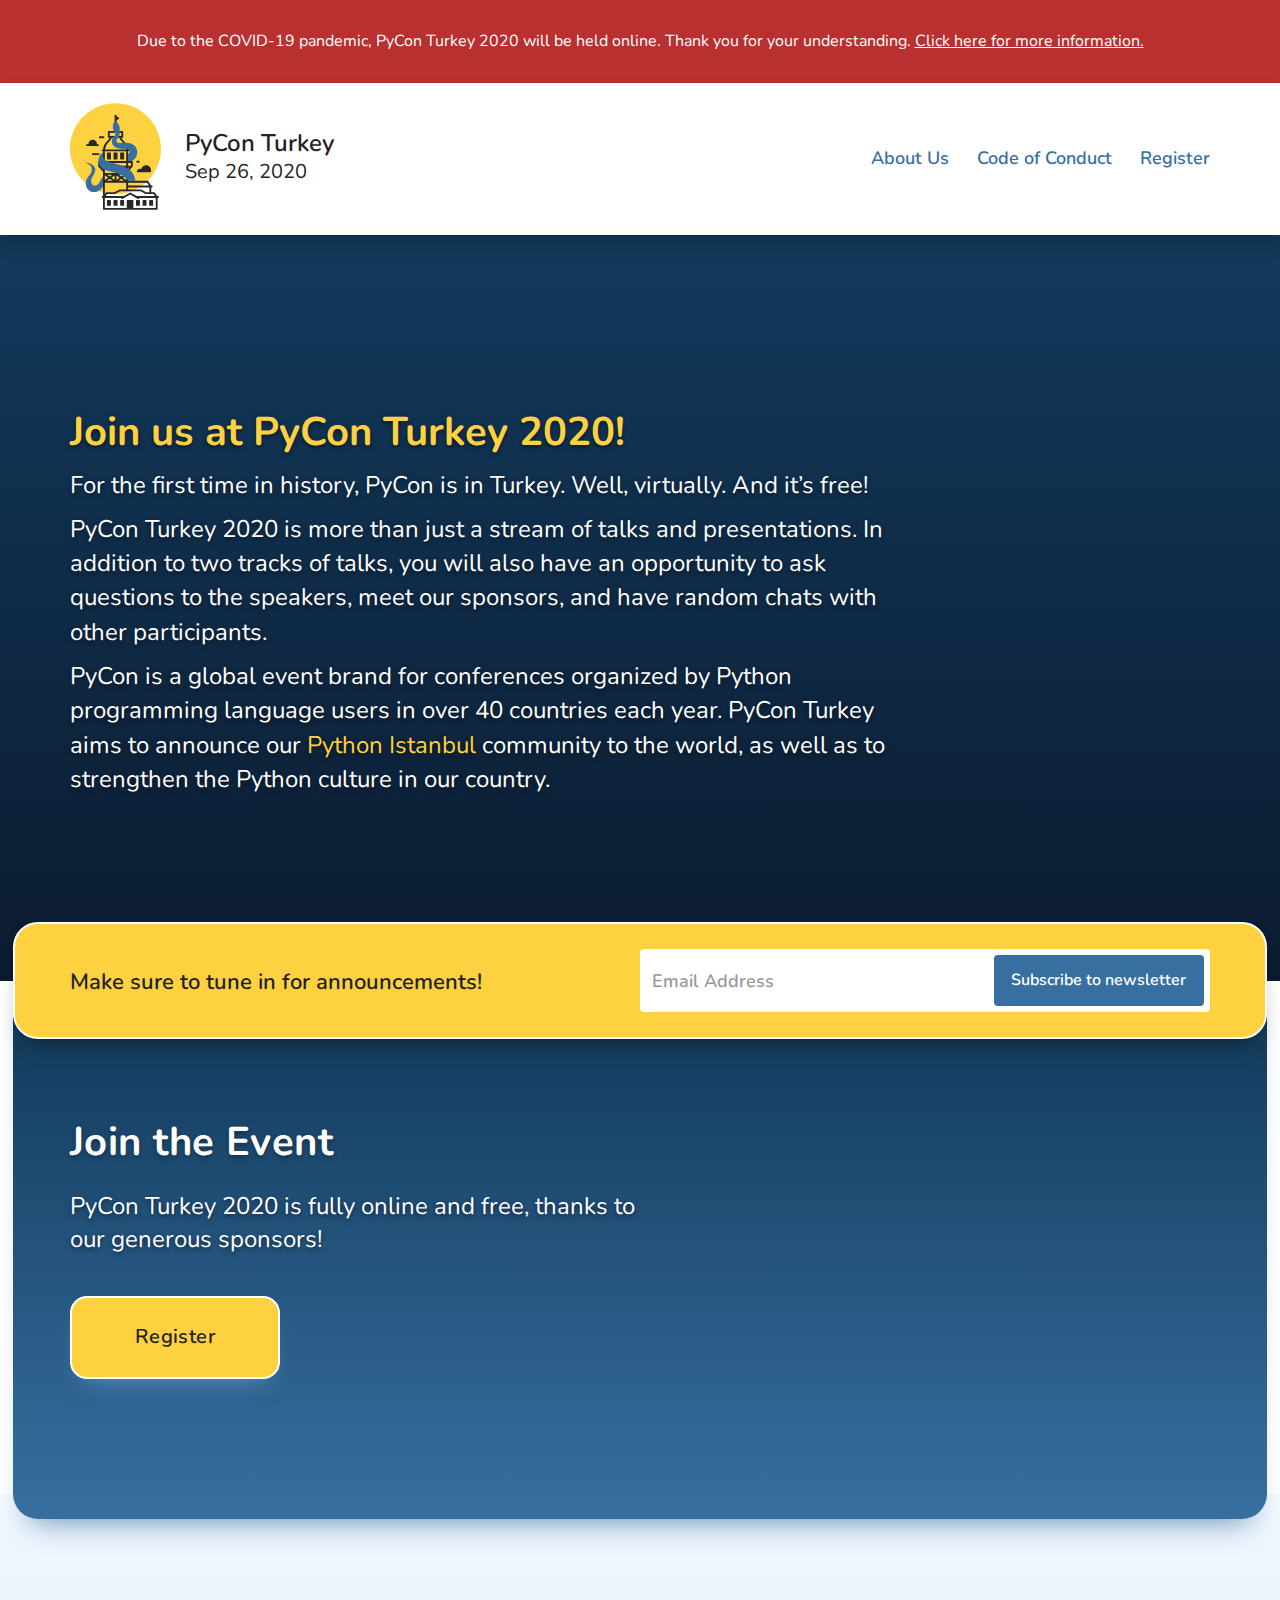
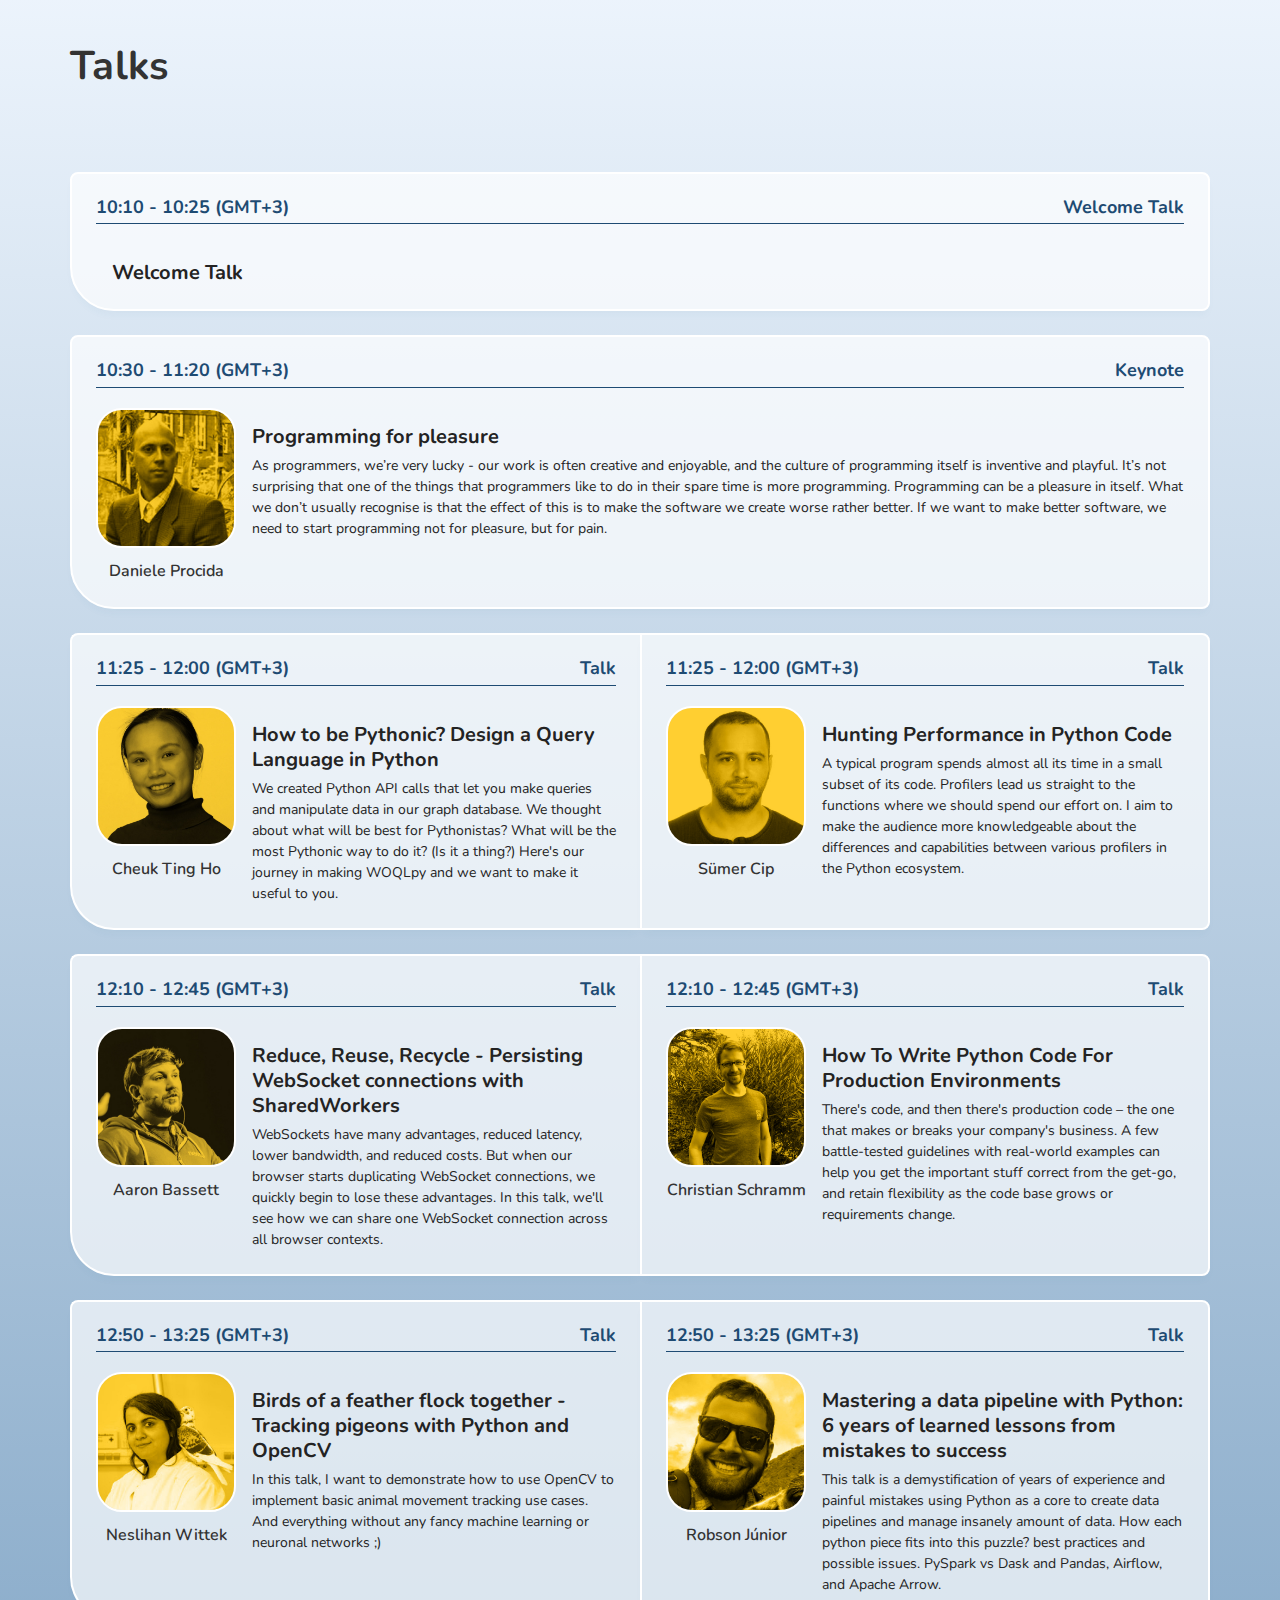
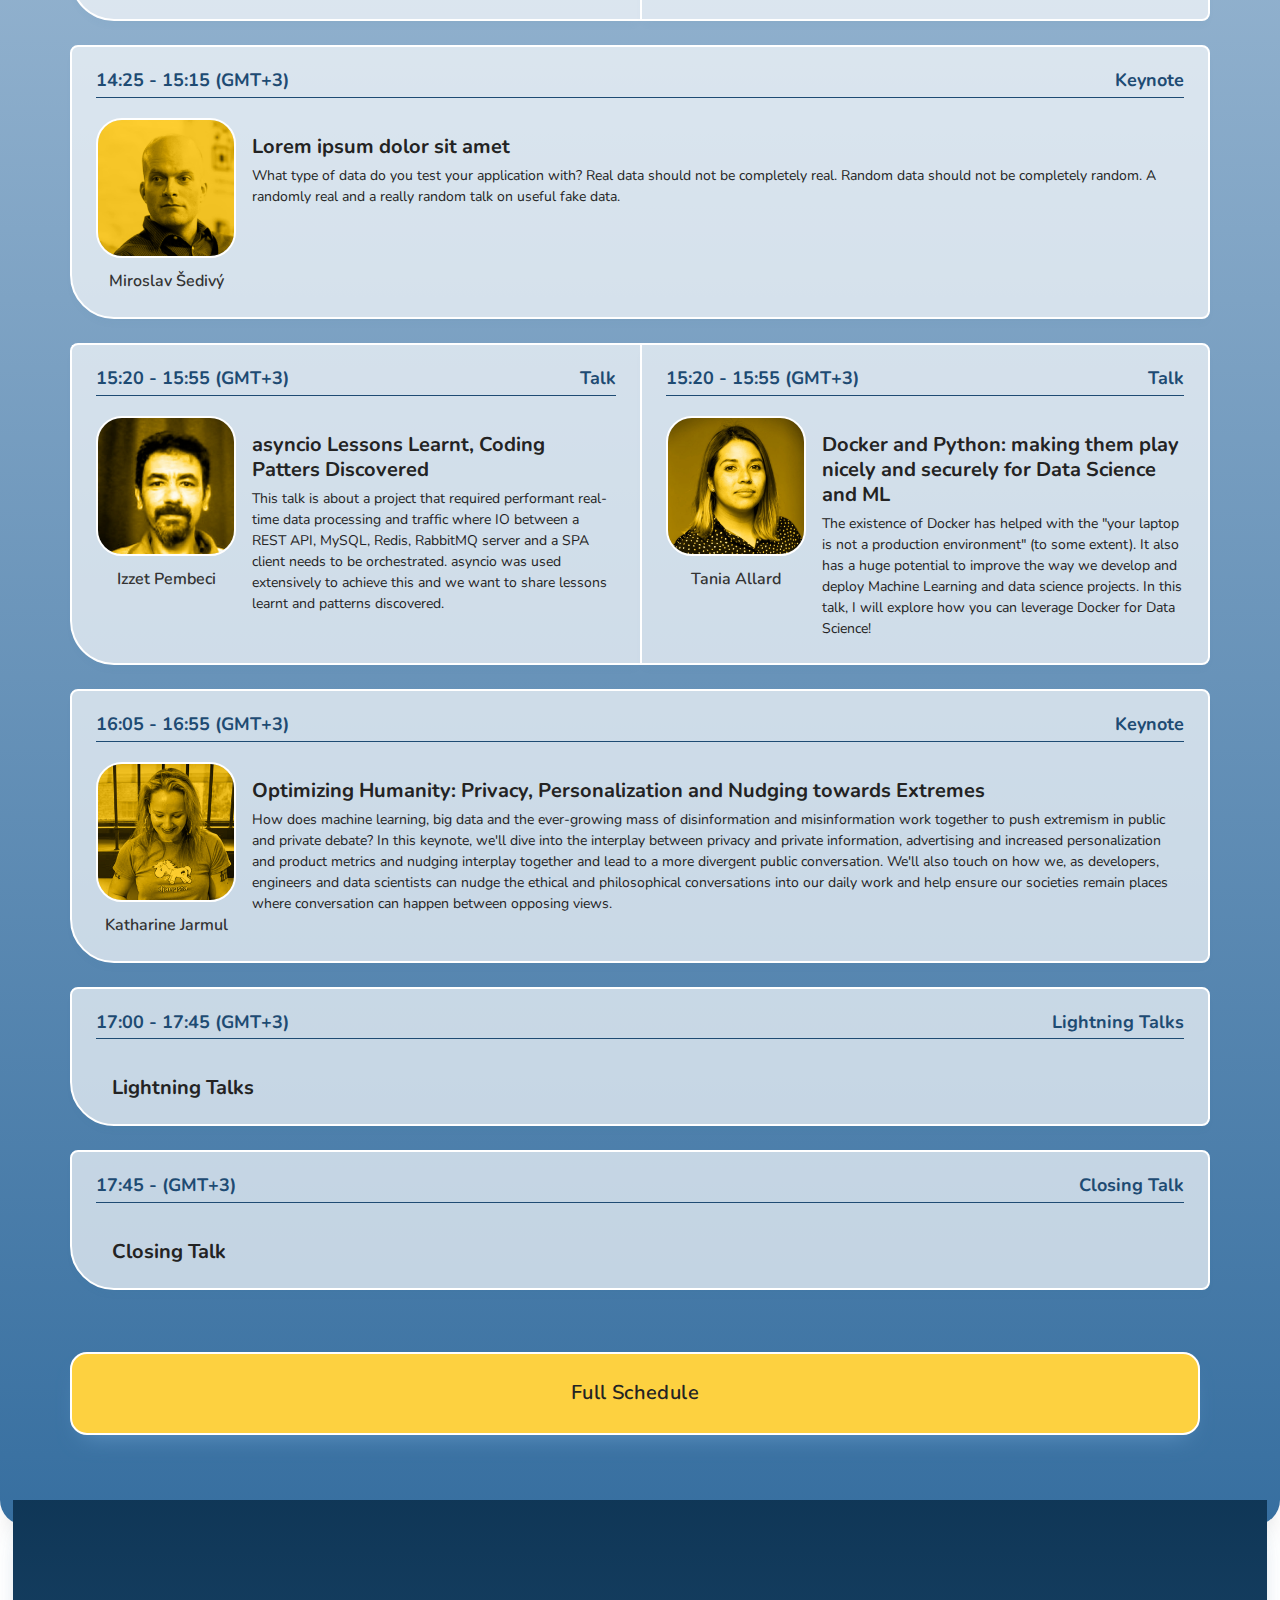
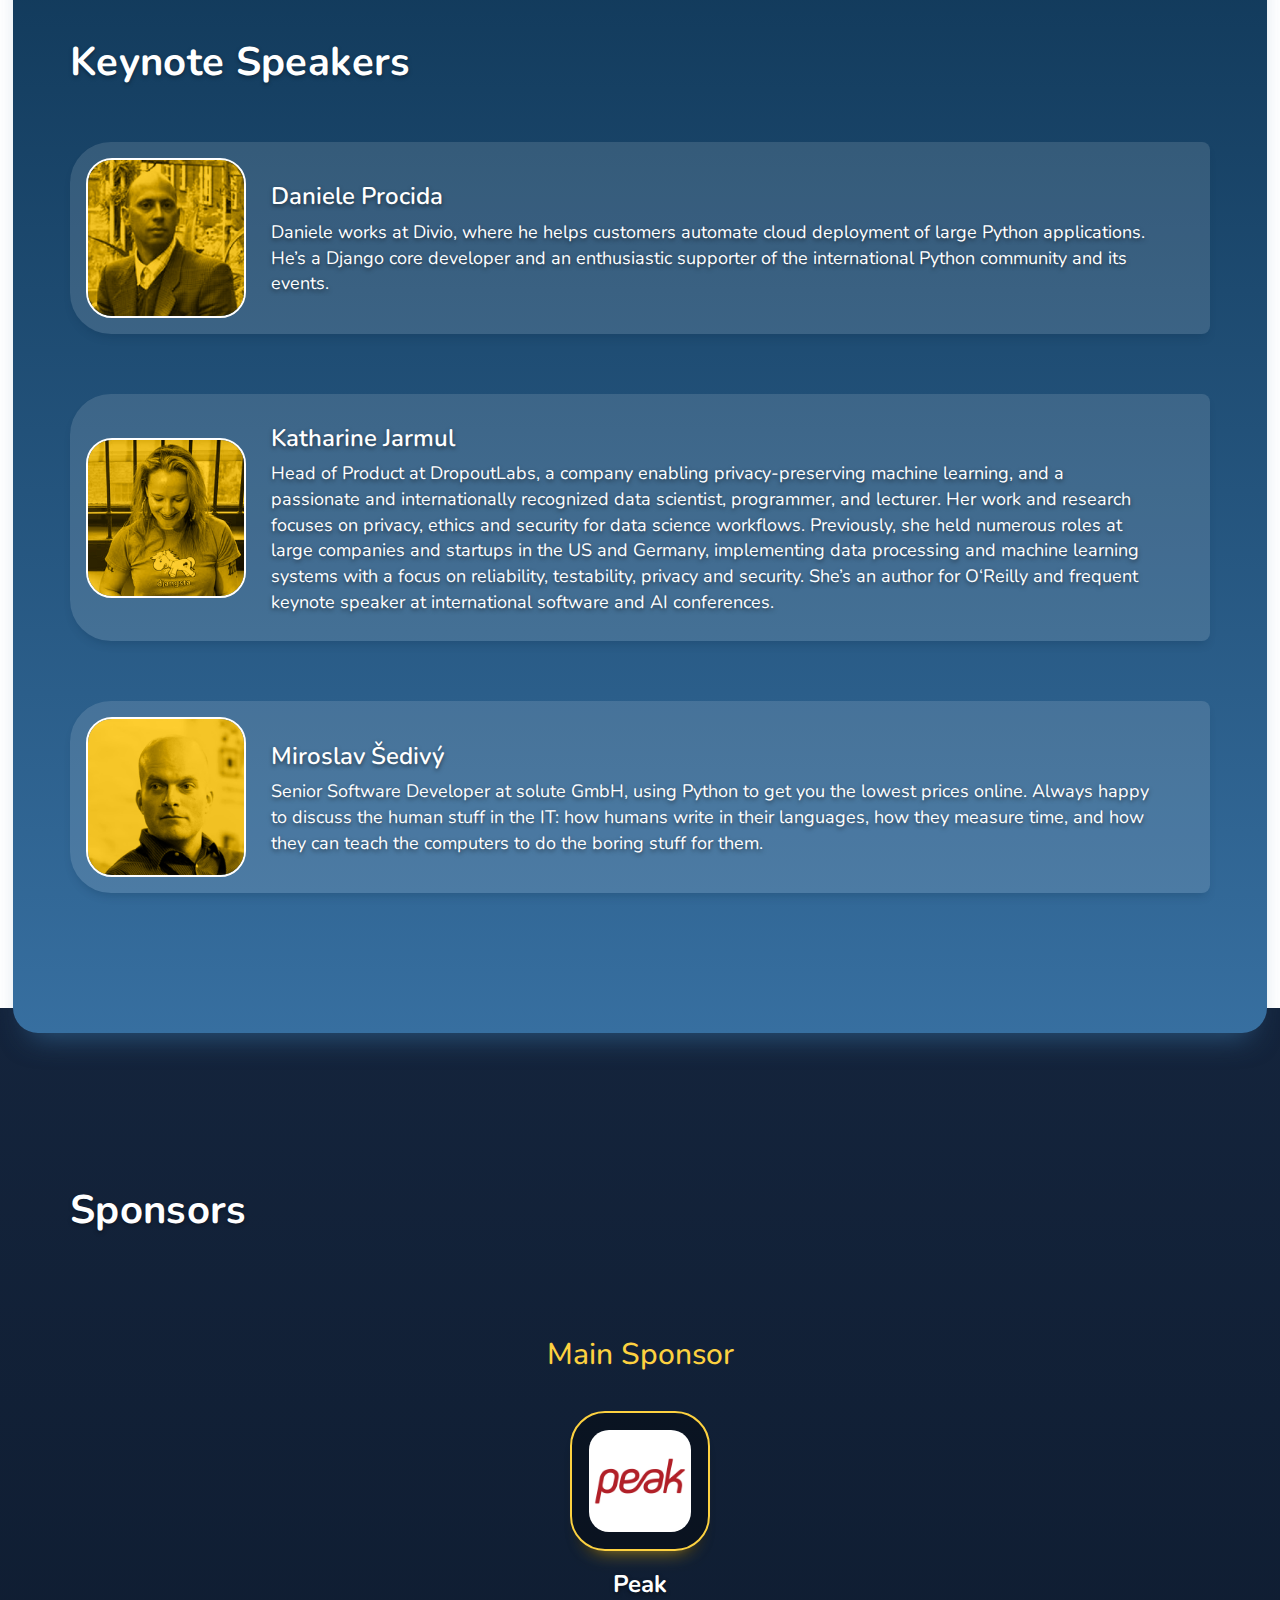
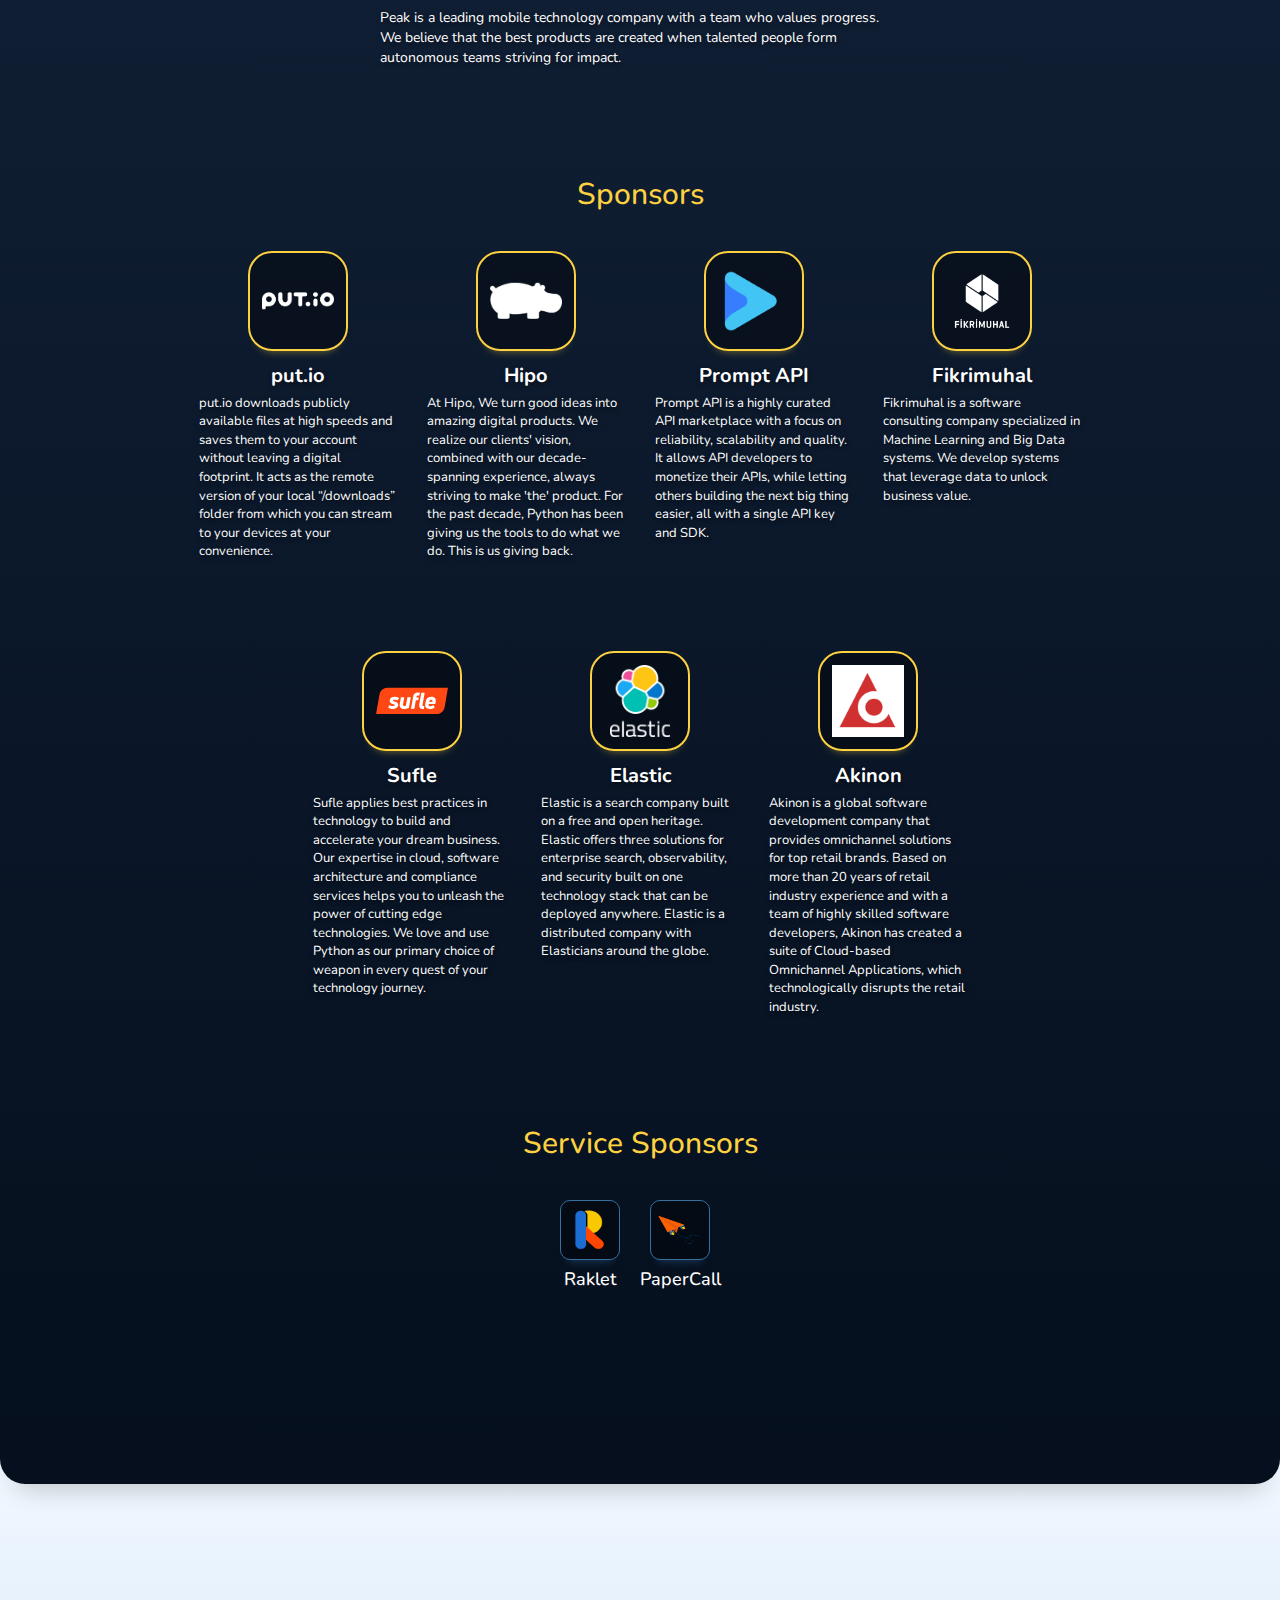
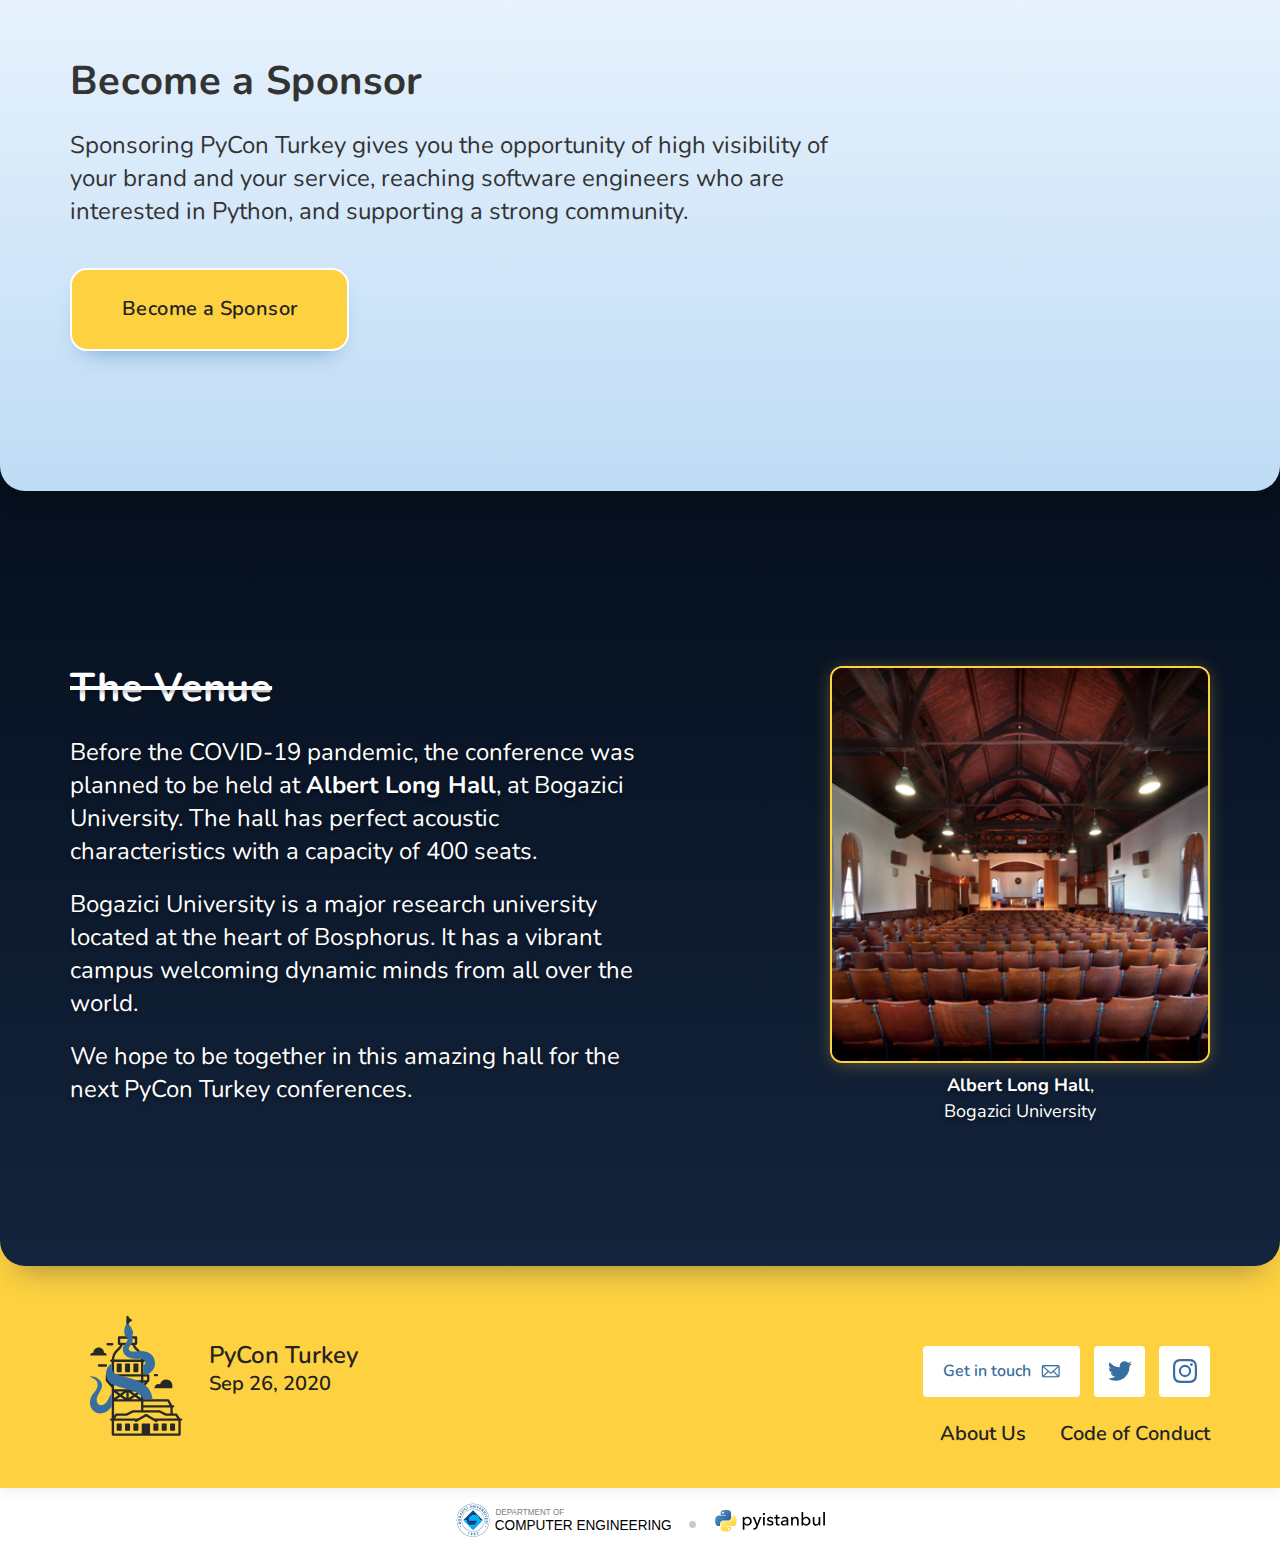
<file: index.html>
<!doctype html>
<html lang="en">
<head>

	<!-- Meta -->
	<meta charset="utf-8">
	<meta http-equiv="X-UA-Compatible" content="IE=edge,chrome=1">
	<meta name="viewport" content="width=device-width">
	<meta name="description" content="The first PyCon in Turkey will be on Sep 26, 2020. 🇹🇷">
	<meta name="keywords" content="pycon, turkey" />
	<meta name="robots" content="index,follow" />
	<meta name="author" content="">

	<!-- OpenGraph -->
	<meta property="og:title" content="PyCon Turkey 2020  🇹🇷" />
	<meta property="og:description" content="The first PyCon in Turkey will be on Sep 26, 2020.">
	<meta property="og:type" content="article" />
	<meta property="og:url" content="https://tr.pycon.org" />
	<meta property="og:image" content="https://tr.pycon.org/images/logo.png?v=2" />

	<!-- Twitter -->
	<meta name="twitter:creator" content="@pycontr" />

	<!-- Title -->
	<title>PyCon Turkey 2020</title>

	<!-- Link -->
    <link rel="shortcut icon" href="images/favicon.png">
	<link rel="stylesheet" href="css/bootstrap.min.css">
	<link rel="stylesheet" href="css/style.css?v=1">

	<link href="https://fonts.googleapis.com/css?family=Nunito:400,700&display=swap" rel="stylesheet">

	<script async src="https://www.googletagmanager.com/gtag/js?id=UA-155672914-1"></script>
	<script>window.dataLayer = window.dataLayer || [];function gtag(){dataLayer.push(arguments);}gtag('js', new Date());gtag('config', 'UA-155672914-1');</script>

</head>
<body>

<div class="important-announcement">
	Due to the COVID-19 pandemic, PyCon Turkey 2020 will be held online. Thank you for your understanding.
	<a href="announcement-online-event.html">Click here for more information.</a>
</div>

<header>
	<div class="container">

		<a href="/" class="logo">
			<img src="images/logo.svg" alt="PyCon Turkey Landing Page">
		</a>
		<div class="titles">
			<h1>PyCon Turkey</h1>
			<h2>Sep 26, 2020</h2>
		</div>

		<a href="#" class="nav-trigger">
			<i></i>
		</a>

		<nav>
			<a href="about-us.html">About Us</a>
			<a href="code-of-conduct.html">Code of Conduct</a>
			<a href="http://hopin.to/events/pycontr-2020" target="_blank" rel="noopener">Register</a>
		</nav>

	</div>
</header>

<section class="description">
	<div class="container">
		<div class="col-md-9">
			<h2>
				Join us at PyCon Turkey 2020!
			</h2>
			<p>
				For the first time in history, PyCon is in Turkey. Well, virtually. And it’s free!
			</p>
			<p>
				PyCon Turkey 2020 is more than just a stream of talks and presentations. In addition to two tracks of talks, you will also have an opportunity to ask questions to the speakers, meet our sponsors, and have random chats with other participants.
			</p>
			<p>
				PyCon is a global event brand for conferences organized by Python programming language users in over 40 countries each year. PyCon Turkey aims to announce our <a href="https://www.meetup.com/python-istanbul/" target="_blank" rel="noopener">Python Istanbul</a> community to the world, as well as to strengthen the Python culture in our country.
			</p>
		</div>


	</div>
</section>

<section class="the-bar">
	<div class="container">

		<div class="info-holder">
			<p class="col-md-5">
				Make sure to tune in for announcements!
			</p>

			<div class="content col-md-6 pull-right">
				<div id="mc_embed_signup">
				    <form action="https://pycon.us20.list-manage.com/subscribe/post?u=84fcf25f9c8c3eed9e733978d&amp;id=0ba819fcd6" method="post" id="mc-embedded-subscribe-form" name="mc-embedded-subscribe-form" class="validate" target="_blank" rel="noopener" novalidate>
				        <div id="mc_embed_signup_scroll" class="form-group">
				            <div class="mc-field-group">
				                <input type="email" value="" name="EMAIL" class="required email form-control" id="mce-EMAIL" placeholder="Email Address" aria-label="Email address">
				            </div>
				            <div id="mce-responses" class="clear">
				                <div class="response" id="mce-error-response" style="display:none;"></div>
				                <div class="response" id="mce-success-response" style="display:none;"></div>
				            </div> 

				            <div style="position: absolute; left: -5000px;" aria-hidden="true"><input type="text" name="b_84fcf25f9c8c3eed9e733978d_0ba819fcd6" tabindex="-1" value=""></div>
				            
				            <input type="submit" value="Subscribe to newsletter" name="subscribe" id="mc-embedded-subscribe" class="button submit-btn">
				        </div>
				    </form>
				</div>

			</div>

		</div>

	</div>
</section>

<section class="get-tickets">
 	<div class="container">

 		<div class="col-md-6 module-content">
 			<h2>
 				Join the Event 
 			</h2>
 			<p>
 				PyCon Turkey 2020 is fully online and free, thanks to our generous sponsors!
 			</p>
 			<a href="http://hopin.to/events/pycontr-2020" class="btn secondary" target="_blank" rel="noopener">Register</a>
 		</div>

 	</div>
 </section>


<section class="schedule">
	<div class="container">
		
		<div class="row module-content">
			<h2>
				Talks
			</h2>
		</div>

		<div class="row tabs-holder">

		    <div class="tab-content">
		      <div role="tabpanel" class="tab-pane fade in active" id="firstDay">
		      	<!-- Single Start -->
		      	<div class="talk">
		      		<h3 class="time">
		      			10:10 - 10:25 (GMT+3)
		      			<span class="note">Welcome Talk</span>
		      		</h3>
		      		<div class="content">
		      			<p class="desc">
		      				Welcome Talk
		      			</p>
		      		</div>
		      	</div>
		      	<!-- Single End -->

		      	<!-- Single Start -->
		      	<div class="talk">
		      		<h3 class="time">
		      			10:30 - 11:20 (GMT+3)
		      			<span class="note">Keynote</span>
		      		</h3>
		      		<div class="content">
		      			<div class="cover">
		      				<img src="images/speakers/danieleprocida.jpg"/>
		      				<div class="person">
		      					<span>Daniele Procida</span>
		      					<span></span>
		      				</div> 
		      			</div>
		      			<p class="desc">
		      				Programming for pleasure
		      				<span>
		      					As programmers, we’re very lucky - our work is often creative and enjoyable, and the culture of programming itself is inventive and playful. It’s not surprising that one of the things that programmers like to do in their spare time is more programming. Programming can be a pleasure in itself. What we don’t usually recognise is that the effect of this is to make the software we create worse rather better. If we want to make better software, we need to start programming not for pleasure, but for pain.
		      				</span>
		      			</p>
		      			
		      		</div>
		      	</div>
		      	<!-- Single End -->

				<!-- Multi Start -->
		      	<div class="row">
		      		<div class="talk half">
			      		<h3 class="time">
			      			11:25 - 12:00 (GMT+3)
			      			<span class="note">Talk</span>
			      		</h3>
			      		<div class="content">
			      			<div class="cover">
			      				<img src="images/speakers/cheuktingho.jpg"/>
			      				<div class="person">
			      					<span>Cheuk Ting Ho</span>
		      						<span></span>
			      				</div> 
			      			</div>
			      			<p class="desc">
			      				How to be Pythonic? Design a Query Language in Python
			      				<span>
			      					We created Python API calls that let you make queries and manipulate data in our graph database. We thought about what will be best for Pythonistas? What will be the most Pythonic way to do it? (Is it a thing?) Here's our journey in making WOQLpy and we want to make it useful to you.
			      				</span>
			      			</p>
			      			
			      		</div>
			      	</div>

			      	<div class="talk half">
			      		<h3 class="time">
			      			11:25 - 12:00 (GMT+3)
			      			<span class="note">Talk</span>
			      		</h3>
			      		<div class="content">
			      			<div class="cover">
			      				<img src="images/speakers/sumercip.jpg"/>
			      				<div class="person">
			      					<span>Sümer Cip</span>
		      						<span></span>
			      				</div> 
			      			</div>
			      			<p class="desc">
			      				Hunting Performance in Python Code
			      				<span>
			      					A typical program spends almost all its time in a small subset of its code. Profilers lead us straight to the functions where we should spend our effort on. I aim to make the audience more knowledgeable about the differences and capabilities between various profilers in the Python ecosystem.
			      				</span>
			      			</p>
			      			
			      		</div>
			      	</div>
		      	</div>
				<!-- Multi End -->

				<!-- Multi Start -->
		      	<div class="row">
		      		<div class="talk half">
			      		<h3 class="time">
			      			12:10 - 12:45 (GMT+3)
			      			<span class="note">Talk</span>
			      		</h3>
			      		<div class="content">
			      			<div class="cover">
										<img src="images/speakers/aaronbassett.jpg"/>
			      				<div class="person">
			      					<span>Aaron Bassett</span>
		      						<span></span>
			      				</div> 
			      			</div>
			      			<p class="desc">
			      				Reduce, Reuse, Recycle - Persisting WebSocket connections with SharedWorkers
			      				<span>
			      					WebSockets have many advantages, reduced latency, lower bandwidth, and reduced costs. But when our browser starts duplicating WebSocket connections, we quickly begin to lose these advantages. In this talk, we'll see how we can share one WebSocket connection across all browser contexts.
			      				</span>
			      			</p>
			      			
			      		</div>
			      	</div>

			      	<div class="talk half">
			      		<h3 class="time">
			      			12:10 - 12:45 (GMT+3)
			      			<span class="note">Talk</span>
			      		</h3>
			      		<div class="content">
			      			<div class="cover">
										<img src="images/speakers/christianschramm.jpg"/>
			      				<div class="person">
			      					<span>Christian Schramm</span>
		      						<span></span>
			      				</div> 
			      			</div>
			      			<p class="desc">
			      				How To Write Python Code For Production Environments
			      				<span>
			      					There's code, and then there's production code – the one that makes or breaks your company's business. A few battle-tested guidelines with real-world examples can help you get the important stuff correct from the get-go, and retain flexibility as the code base grows or requirements change.
			      				</span>
			      			</p>
			      			
			      		</div>
			      	</div>
		      	</div>
				<!-- Multi End -->

				<!-- Multi Start -->
		      	<div class="row">
		      		<div class="talk half">
			      		<h3 class="time">
			      			12:50 - 13:25 (GMT+3)
			      			<span class="note">Talk</span>
			      		</h3>
			      		<div class="content">
			      			<div class="cover">
										<img src="images/speakers/neslihanwittek.jpg"/>
			      				<div class="person">
											<span>Neslihan Wittek</span>
			      					<span></span>
			      				</div> 
			      			</div>
			      			<p class="desc">
										Birds of a feather flock together - Tracking pigeons with Python and OpenCV
			      				<span>
											In this talk, I want to demonstrate how to use OpenCV to implement basic animal movement tracking use cases. And everything without any fancy machine learning or neuronal networks ;)
			      				</span>
			      			</p>
			      			
			      		</div>
			      	</div>

			      	<div class="talk half">
			      		<h3 class="time">
			      			12:50 - 13:25 (GMT+3)
			      			<span class="note">Talk</span>
			      		</h3>
			      		<div class="content">
			      			<div class="cover">
										<img src="images/speakers/robsonjunior.jpg"/>
			      				<div class="person">
			      					<span>Robson Júnior</span>
			      					<span></span>
			      				</div> 
			      			</div>
			      			<p class="desc">
			      				Mastering a data pipeline with Python: 6 years of learned lessons from mistakes to success
			      				<span>
			      					This talk is a demystification of years of experience and painful mistakes using Python as a core to create data pipelines and manage insanely amount of data. How each python piece fits into this puzzle? best practices and possible issues. PySpark vs Dask and Pandas, Airflow, and Apache Arrow.
			      				</span>
			      			</p>
			      			
			      		</div>
			      	</div>
		      	</div>
				<!-- Multi End -->


		      	<!-- Single Start -->
		      	<div class="talk">
		      		<h3 class="time">
		      			14:25 - 15:15 (GMT+3)
		      			<span class="note">Keynote</span>
		      		</h3>
		      		<div class="content">
		      			<div class="cover">
		      				<img src="images/speakers/miroslavsedivy.jpg"/>
		      				<div class="person">
		      					<span>Miroslav Šedivý</span>
		      					<span></span>
		      				</div> 
		      			</div>
		      			<p class="desc">
		      				Lorem ipsum dolor sit amet
		      				<span>
		      					What type of data do you test your application with? Real data should not be completely real. Random data should not be completely random. A randomly real and a really random talk on useful fake data.
		      				</span>
		      			</p>
		      			
		      		</div>
		      	</div>
		      	<!-- Single End -->

				<!-- Multi Start -->
		      	<div class="row">
		      		<div class="talk half">
			      		<h3 class="time">
			      			15:20 - 15:55 (GMT+3)
			      			<span class="note">Talk</span>
			      		</h3>
			      		<div class="content">
			      			<div class="cover">
			      				<img src="images/speakers/izzetpembeci.jpg"/>
			      				<div class="person">
			      					<span>Izzet Pembeci</span>
			      					<span></span>
			      				</div> 
			      			</div>
			      			<p class="desc">
			      				asyncio Lessons Learnt, Coding Patters Discovered
			      				<span>
			      					This talk is about a project that required performant real-time data processing and traffic where IO between a REST API, MySQL, Redis, RabbitMQ server and a SPA client needs to be orchestrated. asyncio was used extensively to achieve this and we want to share lessons learnt and patterns discovered.
			      				</span>
			      			</p>
			      			
			      		</div>
			      	</div>

			      	<div class="talk half">
			      		<h3 class="time">
			      			15:20 - 15:55 (GMT+3)
			      			<span class="note">Talk</span>
			      		</h3>
			      		<div class="content">
			      			<div class="cover">
										<img src="images/speakers/taniaallard.jpg"/>
			      				<div class="person">
			      					<span>Tania Allard</span>
			      					<span></span>
			      				</div> 
			      			</div>
			      			<p class="desc">
			      				Docker and Python: making them play nicely and securely for Data Science and ML
			      				<span>
			      					The existence of Docker has helped with the "your laptop is not a production environment" (to some extent). It also has a huge potential to improve the way we develop and deploy Machine Learning and data science projects. In this talk, I will explore how you can leverage Docker for Data Science!
			      				</span>
			      			</p>
			      			
			      		</div>
			      	</div>
		      	</div>
				<!-- Multi End -->

		      	<!-- Single Start -->
		      	<div class="talk">
		      		<h3 class="time">
								16:05 - 16:55 (GMT+3)
								<span class="note">Keynote</span>
		      		</h3>
		      		<div class="content">
		      			<div class="cover">
									<img src="images/speakers/katherinejarmul.jpg"/>
		      				<div class="person">
										<span>Katharine Jarmul</span>
		      					<span></span>
		      				</div> 
		      			</div>
		      			<p class="desc">
									Optimizing Humanity: Privacy, Personalization and Nudging towards Extremes
									<span>
										How does machine learning, big data and the ever-growing mass of disinformation and misinformation work together to push extremism in public and private debate? In this keynote, we'll dive into the interplay between privacy and private information, advertising and increased personalization and product metrics and nudging interplay together and lead to a more divergent public conversation. We'll also touch on how we, as developers, engineers and data scientists can nudge the ethical and philosophical conversations into our daily work and help ensure our societies remain places where conversation can happen between opposing views.
									</span>
		      			</p>
		      			
		      		</div>
		      	</div>
		      	<!-- Single End -->

						<!-- Single Start -->
		      	<div class="talk">
		      		<h3 class="time">
								17:00 - 17:45 (GMT+3)
								<span class="note">Lightning Talks</span>
		      		</h3>
		      		<div class="content">
		      			<p class="desc">
									Lightning Talks
		      			</p>
		      			
		      		</div>
		      	</div>
		      	<!-- Single End -->

		      	<!-- Single Start -->
		      	<div class="talk">
		      		<h3 class="time">
								17:45 - (GMT+3)
		      			<span class="note">Closing Talk</span>
		      		</h3>
		      		<div class="content">
		      			<p class="desc">
		      				Closing Talk
		      			</p>
		      			
		      		</div>
		      	</div>
		      	<!-- Single End -->

		      </div>		      
		    </div>
		</div>

		<div class="row module-content">
			<a href="https://hopin.to/events/pycontr-2020#schedule" class="btn secondary" target="_blank" rel="noopener"  style="display: block;">Full Schedule</a>
		</div>
	</div>
</section>  


<section class="keynote-speakers">
	<div class="container">
		
		<div class="row module-content">
			<h2>
				Keynote Speakers
			</h2>
			<!-- <p class="col-md-6">
				The conference will be held at <b>Albert Long Hall</b>, at Bogazici University. The hall has perfect acoustic characteristics with a capacity of 400 seats.
			</p> -->
		</div>

		<div class="row speakers">
			<div class="speaker col-lg-6">
				<img src="images/speakers/danieleprocida.jpg" alt="">
				<div class="info">
					<h3>Daniele Procida</h3>
					<p>
						Daniele works at Divio, where he helps customers automate cloud deployment of large Python applications. He’s a Django core developer and an enthusiastic supporter of the international Python community and its events. 
					</p>
				</div>
			</div>

			<div class="speaker col-lg-6">
				<img src="images/speakers/katherinejarmul.jpg" alt="">
				<div class="info">
					<h3>Katharine Jarmul</h3>
					<p>
						Head of Product at DropoutLabs, a company enabling privacy-preserving machine learning, and a passionate and internationally recognized data scientist, programmer, and lecturer. Her work and research focuses on privacy, ethics and security for data science workflows. Previously, she held numerous roles at large companies and startups in the US and Germany, implementing data processing and machine learning systems with a focus on reliability, testability, privacy and security. She’s an author for O‘Reilly and frequent keynote speaker at international software and AI conferences.
					</p>
				</div>
			</div>

			<div class="speaker col-lg-6">
				<img src="images/speakers/miroslavsedivy.jpg" alt="">
				<div class="info">
					<h3>Miroslav Šedivý</h3>
					<p>
					Senior Software Developer at solute GmbH, using Python to get you the lowest prices online. Always happy to discuss the human stuff in the IT: how humans write in their languages, how they measure time, and how they can teach the computers to do the boring stuff for them.
					</p>
				</div>
			</div>
		</div>

	</div>
</section>

<section class="sponsors">
	<div class="container">
		
		<div class="row module-content">
			<h2>
				Sponsors
			</h2>
		</div>

		<div class="row sponsor-list">
			
			<div class="tier-1 clearfix">

				<h2 class="tier-title">Main Sponsor</h2>

				<a href="https://peak.com/" target="_blank" rel="noopener" class="sponsor col-md-6">
					<div class="logo-holder">
						<img src="images/sponsors/peak.png" alt="Peak" title="Peak" style="border-radius: 20px;">
					</div>
					<h3>Peak</h3>
					<p>
						Peak is a leading mobile technology company with a team who values progress. We believe that the best products are created when talented people form autonomous teams striving for impact.
					</p>
				</a>

			</div>

			<div class="tier-2 clearfix">

				<h2 class="tier-title">Sponsors</h2>

				<a href="https://put.io" target="_blank" rel="noopener" class="sponsor">
					<div class="logo-holder">
						<img src="images/sponsors/putio.png" alt="put.io" title="put.io">
					</div>
					<h3>put.io</h3>
					<p>
						put.io downloads publicly available files at high speeds and saves them to your account without leaving a digital footprint. It acts as the remote version of your local “/downloads” folder from which you can stream to your devices at your convenience.
					</p>
				</a>

				<a href="https://hipolabs.com" target="_blank" rel="noopener" class="sponsor">
					<div class="logo-holder">
						<img src="images/sponsors/hipo.png" alt="Hipo" title="Hipo">
					</div>
					<h3>Hipo</h3>
					<p>
						At Hipo, We turn good ideas into amazing digital products. We realize our clients' vision, combined with our decade-spanning experience, always striving to make 'the' product. For the past decade, Python has been giving us the tools to do what we do. This is us giving back.
					</p>
				</a>

				<a href="https://promptapi.com" target="_blank" rel="noopener" class="sponsor">
					<div class="logo-holder">
						<img src="images/sponsors/promptapi.png" alt="Prompt API" title="Prompt API">
					</div>
					<h3>Prompt API</h3>
					<p>
						Prompt API is a highly curated API marketplace with a focus on reliability, scalability and quality. It allows API developers to monetize their APIs, while letting others building the next big thing easier, all with a single API key and SDK.
					</p>
				</a>

				<a href="https://fikrimuhal.com" target="_blank" rel="noopener" class="sponsor">
					<div class="logo-holder">
						<img src="images/sponsors/fikrimuhal.png" alt="Fikrimuhal" title="Fikrimuhal">
					</div>
					<h3>Fikrimuhal</h3>
					<p>
						Fikrimuhal is a software consulting company specialized in Machine Learning and Big Data systems. We develop systems that leverage data to unlock business value.
					</p>
				</a>

			</div>

			<div class="tier-2 clearfix">

				<a href="https://sufle.io" target="_blank" rel="noopener" class="sponsor">
					<div class="logo-holder">
						<img src="images/sponsors/sufle.svg" alt="Sufle" title="Sufle">
					</div>
					<h3>Sufle</h3>
					<p>
						Sufle applies best practices in technology to build and accelerate your dream business. Our expertise in cloud, software architecture and compliance services helps you to unleash the power of cutting edge technologies. We love and use Python as our primary choice of weapon in every quest of your technology journey.
					</p>
				</a>

				<a href="https://elastic.co" target="_blank" rel="noopener" class="sponsor">
					<div class="logo-holder">
						<img src="images/sponsors/elastic.png" alt="Elastic" title="Elastic">
					</div>
					<h3>Elastic</h3>
					<p>
						Elastic is a search company built on a free and open heritage. Elastic offers three solutions for enterprise search, observability, and security built on one technology stack that can be deployed anywhere. Elastic is a distributed company with Elasticians around the globe.
					</p>
				</a>

				<a href="https://akinon.com" target="_blank" rel="noopener" class="sponsor">
					<div class="logo-holder">
						<img src="images/sponsors/akinon.png" alt="Akinon" title="Akinon">
					</div>
					<h3>Akinon</h3>
					<p>
						Akinon is a global software development company that provides omnichannel solutions for top retail brands. Based on more than 20 years of retail industry experience and with a team of highly skilled software developers, Akinon has created a suite of Cloud-based Omnichannel Applications, which technologically disrupts the retail industry.
					</p>
				</a>

			</div>

			<div class="tier-4 clearfix">

				<h2 class="tier-title">Service Sponsors</h2>
				
				<a href="https://hello.raklet.com/" target="_blank" rel="noopener" class="sponsor">
					<div class="logo-holder">
						<img src="images/sponsors/raklet.png" alt="Raklet" title="Raklet">
					</div>
					<h4>Raklet</h4>
				</a>
				<a href="https://www.papercall.io/" target="_blank" rel="noopener" class="sponsor">
					<div class="logo-holder">
						<img src="images/sponsors/papercall.png" alt="PaperCall" title="PaperCall">
					</div>
					<h4>PaperCall</h4>
				</a>
			</div>

		</div>

	</div>
</section>

<section class="become-sponsor">
	<div class="container">

		<div class="col-md-8 module-content">
			<h2>
				Become a Sponsor
			</h2>
			<p>
        		Sponsoring PyCon Turkey gives you the opportunity of high visibility of your brand and your service, reaching software engineers who are interested in Python, and supporting a strong community.
			</p>
			<a href="https://forms.gle/4bcRk3cbG6uzk4gr5" class="btn secondary" target="_blank" rel="noopener">Become a Sponsor</a>
		</div>

	</div>
</section>

<section class="the-venue">
	<div class="container">
		
		<div class="col-md-6 module-content">
			<h2 class="line-the-venue">
				The Venue
			</h2>
			<p>
				Before the COVID-19 pandemic, the conference was planned to be held at <b>Albert Long Hall</b>, at Bogazici University. The hall has perfect acoustic characteristics with a capacity of 400 seats.
			</p>
			<p>
				Bogazici University is a major research university located at the heart of Bosphorus. It has a vibrant campus welcoming dynamic minds from all over the world.
			</p>
			<p>
			  We hope to be together in this amazing hall for the next PyCon Turkey conferences.
			</p>
		</div>

		<div class="col-md-4 pull-right venue">
			<img src="images/venue.png" alt="">
			<span>
				<b>Albert Long Hall</b>,
				<br>
				Bogazici University
			</span>
		</div>

	</div>
</section>

<!--
<section class="become-sponsor">
	<div class="container">
		
		<div class="col-md-6 module-content">
			<h2>
				Take Part
			</h2>
			<p>
				Organizing a conference is hard, organizing an amazing conference is even harder; but it gets easier when people join their forces.
			</p>
			<p>
				Pycon Turkey 2020 is a non-profit event, organized by a volunteer crew. If you'd like to be part of this amazing event, don't hesitate to make a presentation or become a volunteer.
			</p>
			<a href="https://docs.google.com/forms/d/e/1FAIpQLSfigRGh1Yz-oSakh-XPk2oPFRMHzmJXvbLFjdPh9sUc6z3WRw/viewform?usp=sf_link" class="btn secondary" target="_blank" rel="noopener">Become a Volunteer</a>-->
			<!--<a href="https://www.papercall.io/pycon-turkey-2020" class="btn" target="_blank" rel="noopener">Call for Proposal</a>-->
		<!--</div>

	</div>
</section>-->
<!--
<section class="financial-aid">
	<div class="container">
		
		<div class="col-md-6 module-content">
			<h2>
				Financial Aid
			</h2>
			<p>
				PyCon Turkey 2020 operates a limited financial assistance program to help individuals who would otherwise not be able to attend the conference.
			</p>
			<a href="https://docs.google.com/forms/d/e/1FAIpQLSecMvzUSxjxV2MWwdT4-8qFkBLk8erDQmF9ca2fKPmcLt2q2Q/viewform" class="btn secondary" target="_blank" rel="noopener">Apply for Financial Aid</a>
		</div>

	</div>
</section>
-->
<footer>
	<div class="container">

		<a href="/" class="logo">
			<img src="images/logo.svg" alt="PyCon Turkey Landing Page">
		</a>
		<div class="titles">
			<h1>PyCon Turkey</h1>
			<h2>Sep 26, 2020</h2>
		</div>

		<div class="col-md-5 pull-right socials-holder">
			<div class="socials">
				<a href="mailto:contact@pycontr.org" class="mail">
					Get in touch
					<img src="images/mail-ico.svg" alt="PyCon Turkey Email">
				</a>
				<a href="https://twitter.com/pycontr" class="social" target="_blank" rel="noopener">
					<img src="images/tw-ico.svg" alt="PyCon Turkey Twitter Page">
				</a>
				<a href="https://www.instagram.com/pycon_tr/" class="social" target="_blank" rel="noopener">
					<img src="images/ig-ico.svg" alt="PyCon Turkey Instagram Page">
				</a>
			</div>

			<nav>
				<a href="about-us.html">About Us</a>
				<a href="code-of-conduct.html">Code of Conduct</a>
				<!--<a href="https://www.papercall.io/pycon-turkey-2020" target="_blank" rel="noopener">CFP</a>-->
			</nav>
		</div>

	</div>
</footer>

<section class="bottom-logos">
	<div class="container">

		<div class="logos">

			<a href="https://www.cmpe.boun.edu.tr/" class="cmple" target="_blank" rel="noopener">
				<img src="images/cmple-logo-light.svg" alt="Bogazici University - Department of Computer Engineering">
			</a>
			<a href="https://www.meetup.com/python-istanbul/" class="pyist" target="_blank" rel="noopener">
				<img src="images/pyist-logo.svg" alt="Python Istanbul community - PyIstanbul">
			</a>

		</div>

	</div>
</section>




<!-- Scripts -->
<script src="js/jquery.min.js"></script>
<script src="js/bootstrap.min.js"></script>
<!-- <script src="js/modernizr-custom.js"></script> -->
<script src="js/main.js"></script>


<script type='text/javascript' src='//s3.amazonaws.com/downloads.mailchimp.com/js/mc-validate.js'></script><script type='text/javascript'>(function($) {window.fnames = new Array(); window.ftypes = new Array();fnames[0]='EMAIL';ftypes[0]='email';fnames[1]='FNAME';ftypes[1]='text';fnames[2]='LNAME';ftypes[2]='text';fnames[3]='ADDRESS';ftypes[3]='address';fnames[4]='PHONE';ftypes[4]='phone';fnames[5]='BIRTHDAY';ftypes[5]='birthday';}(jQuery));var $mcj = jQuery.noConflict(true);</script>

</body>
</html>
</file>
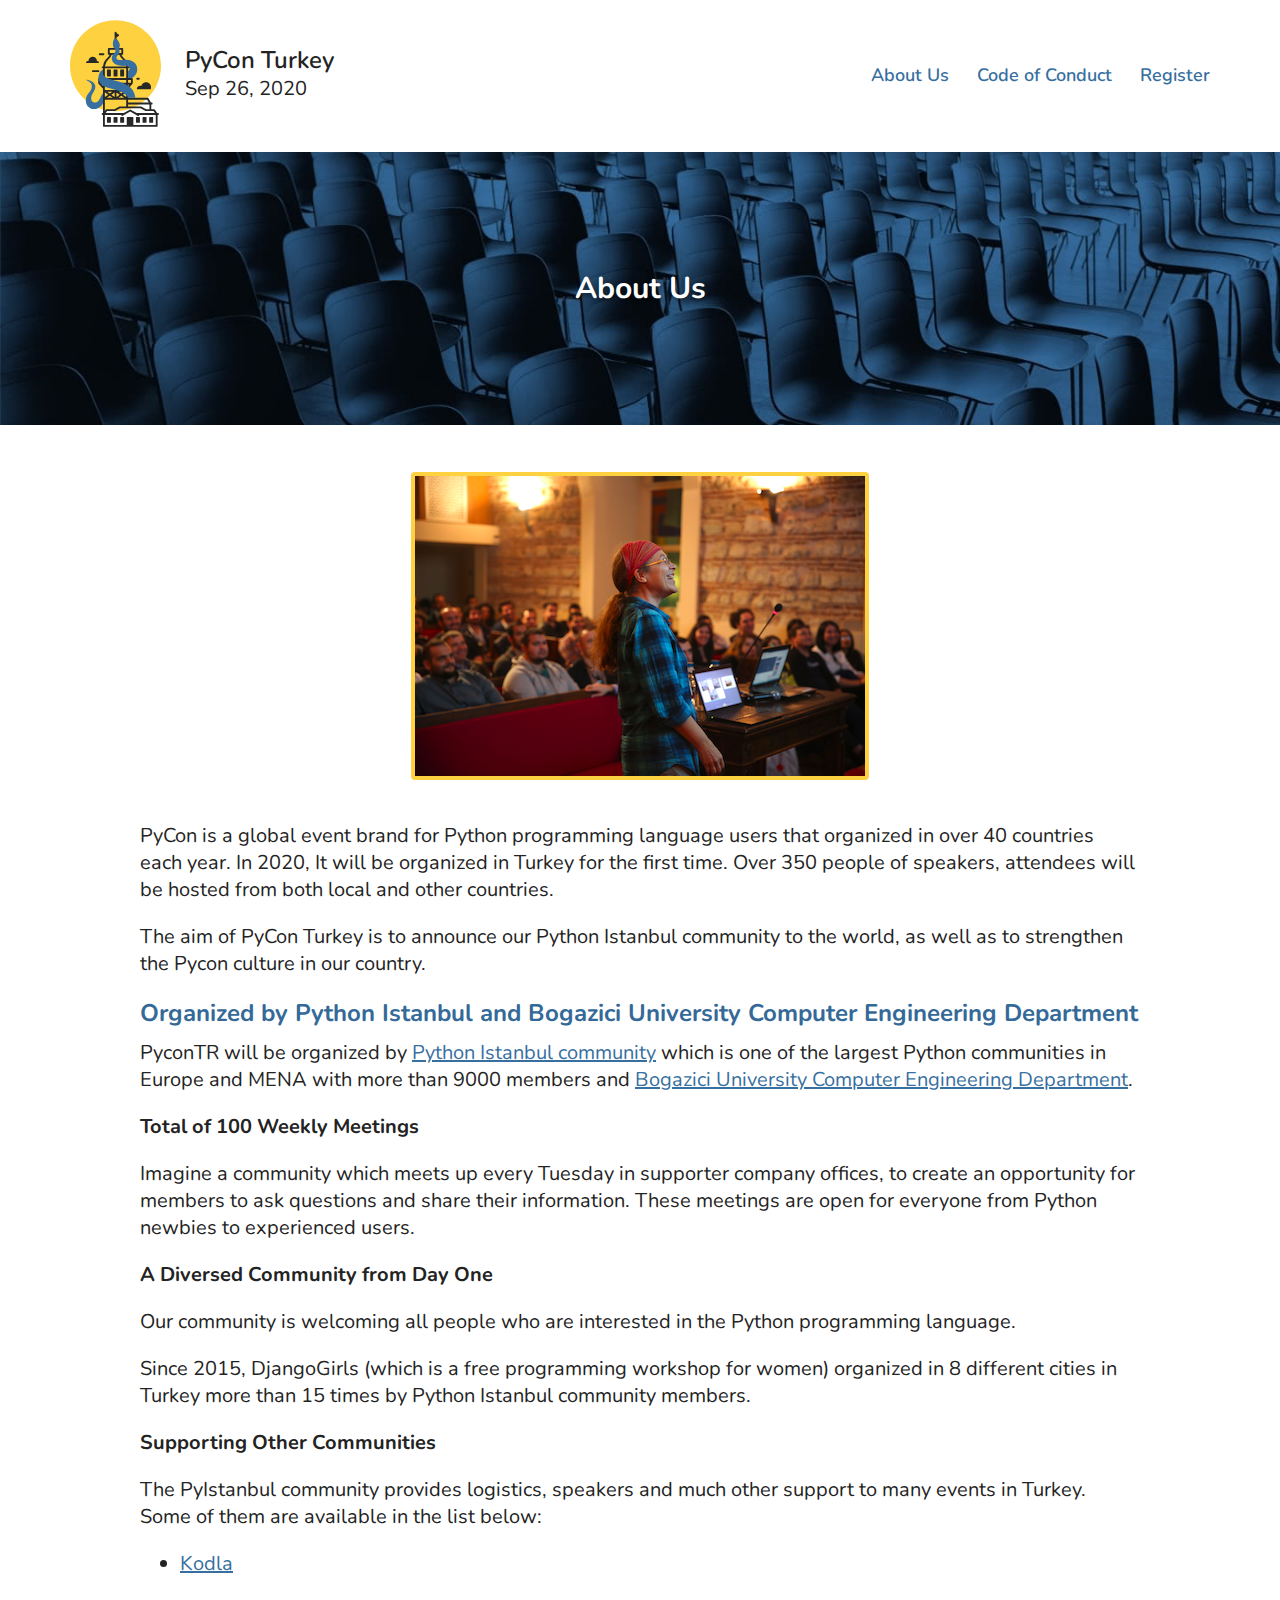
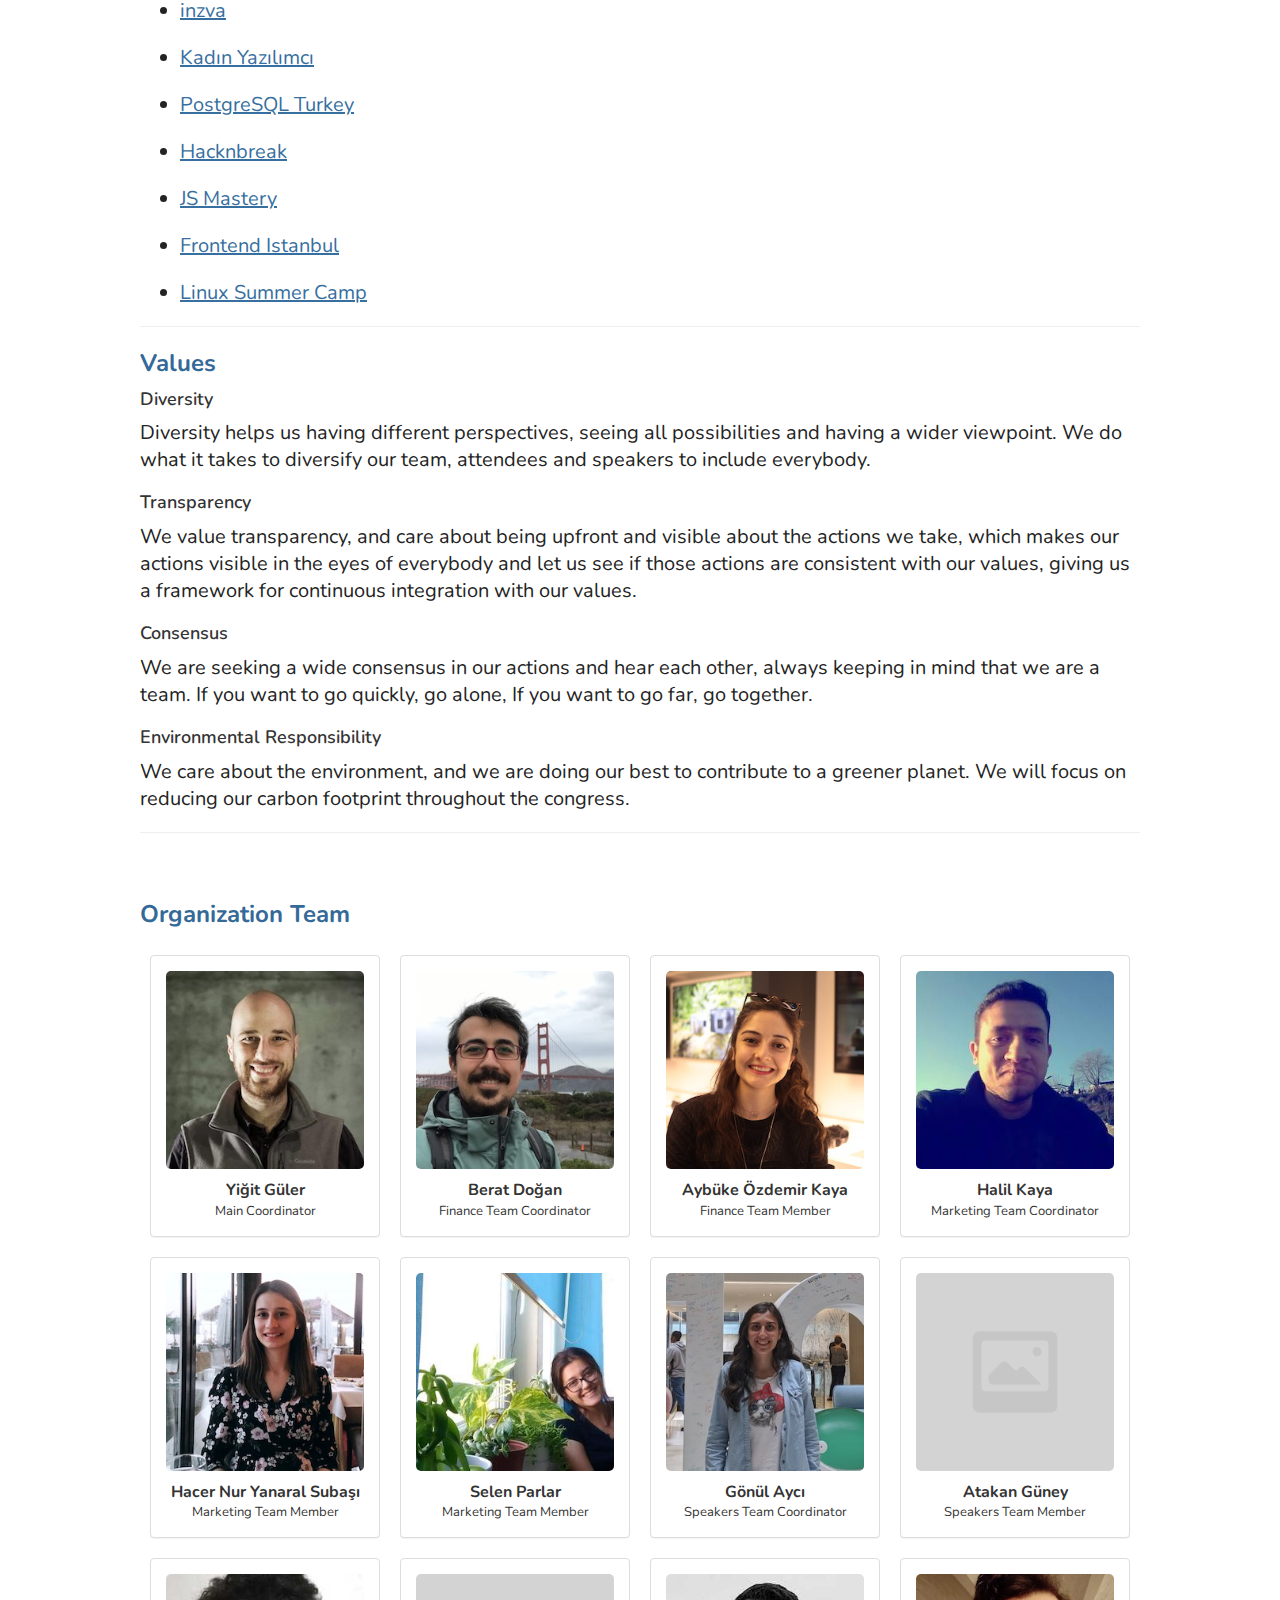
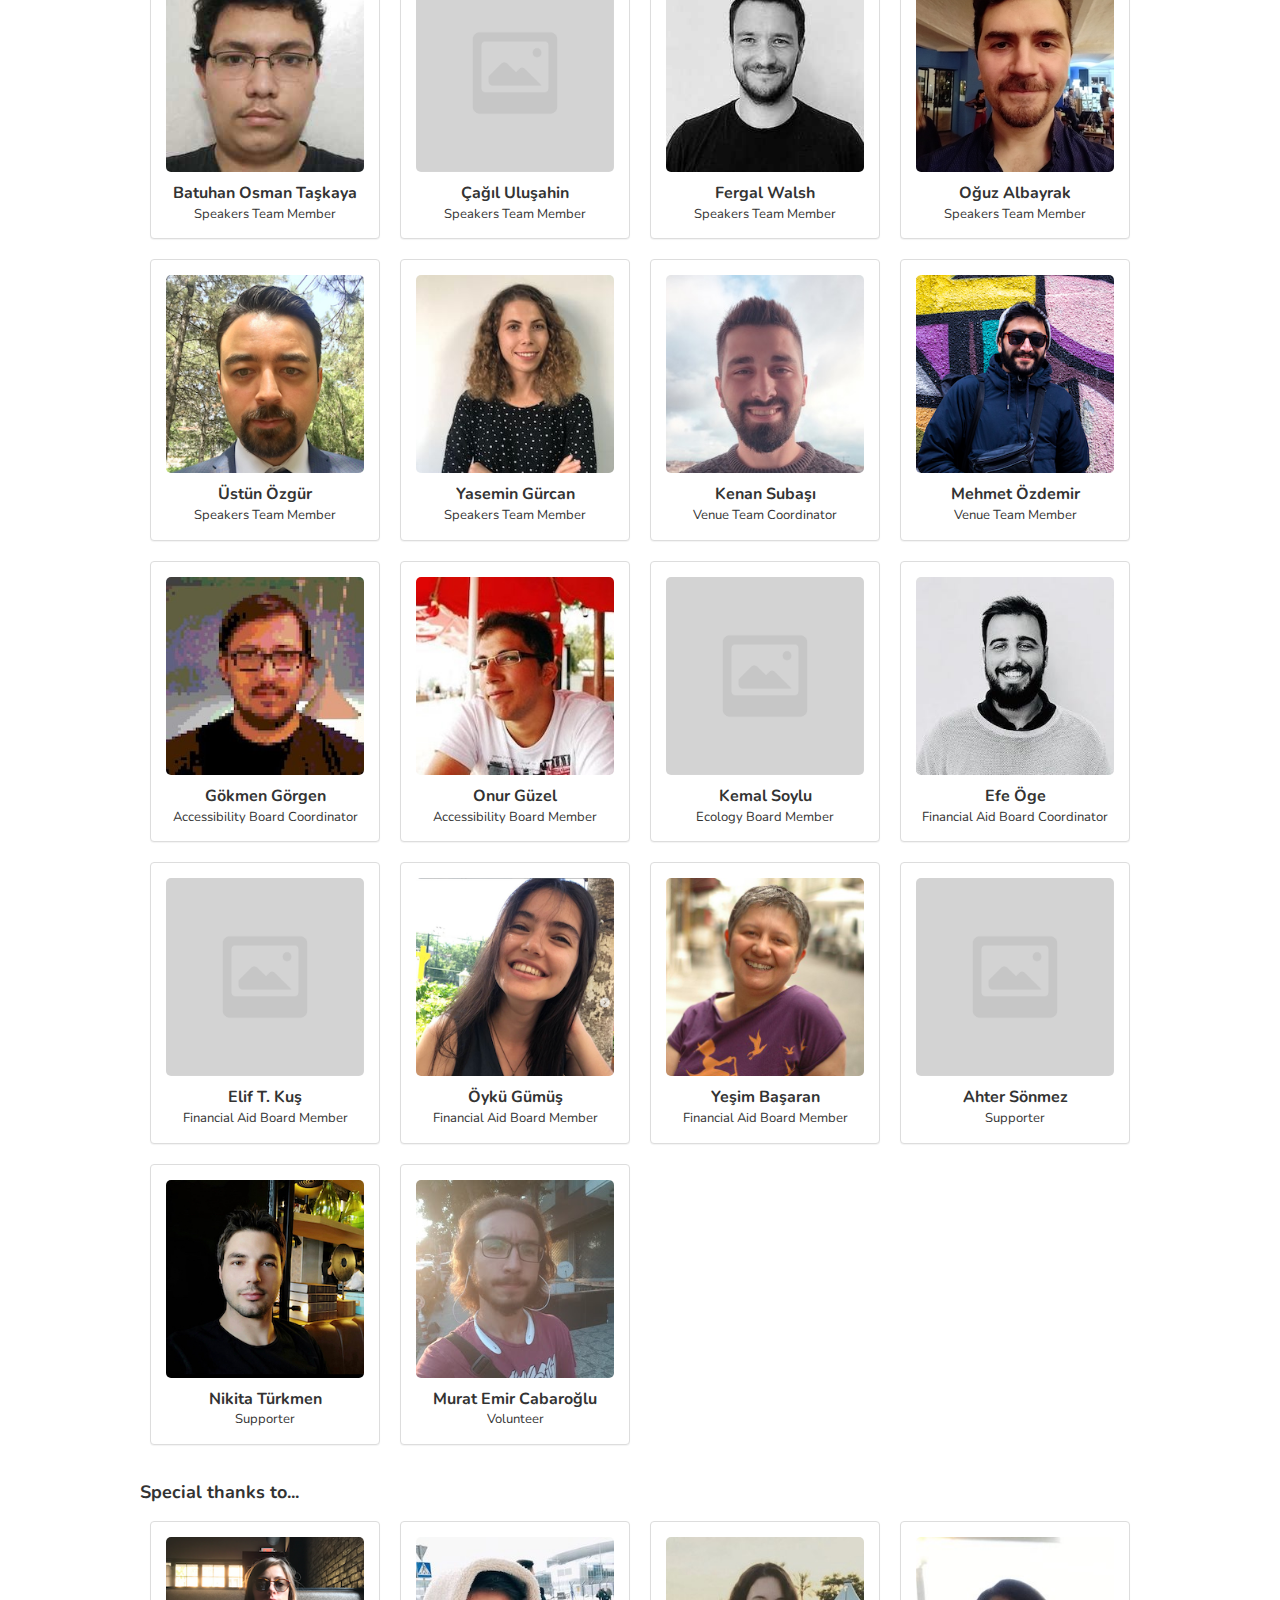
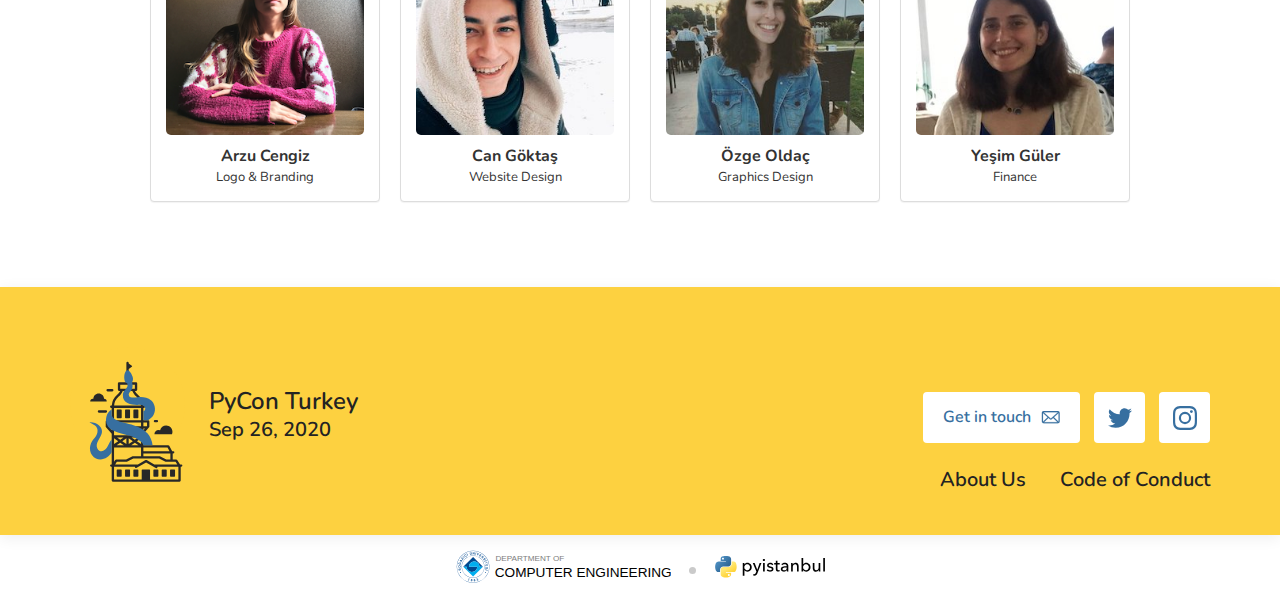
<file: about-us.html>
<!doctype html>
<html lang="en">
<head>

	<!-- Meta -->
	<meta charset="utf-8">
	<meta http-equiv="X-UA-Compatible" content="IE=edge,chrome=1">
	<meta name="viewport" content="width=device-width">
	<meta name="description" content="The first PyCon in Turkey will be on Sep 26, 2020. 🇹🇷">
	<meta name="keywords" content="pycon, turkey" />
	<meta name="robots" content="index,follow" />
	<meta name="author" content="">

	<!-- OpenGraph -->
	<meta property="og:title" content="PyCon Turkey 2020  🇹🇷" />
	<meta property="og:description" content="The first PyCon in Turkey will be on Sep 26, 2020.">
	<meta property="og:type" content="article" />
	<meta property="og:url" content="https://tr.pycon.org" />
	<meta property="og:image" content="https://tr.pycon.org/images/logo.png?v=2" />

	<!-- Twitter -->
	<meta name="twitter:creator" content="@pycontr" />

	<!-- Title -->
	<title>About Us - PyCon Turkey 2020</title>

	<!-- Link -->
    <link rel="shortcut icon" href="images/favicon.png">
	<link rel="stylesheet" href="css/bootstrap.min.css">
	<link rel="stylesheet" href="css/style.css">

	<link href="https://fonts.googleapis.com/css?family=Nunito+Sans:400,600,700|Nunito:400,700&display=swap" rel="stylesheet">

  <script async src="https://www.googletagmanager.com/gtag/js?id=UA-155672914-1"></script>
	<script>window.dataLayer = window.dataLayer || [];function gtag(){dataLayer.push(arguments);}gtag('js', new Date());gtag('config', 'UA-155672914-1');</script>

</head>
<body>

<header>
	<div class="container">

		<a href="/" class="logo">
			<img src="images/logo.svg" alt="PyCon Turkey Landing Page">
		</a>
		<div class="titles">
			<h1>PyCon Turkey</h1>
			<h2>Sep 26, 2020</h2>
		</div>

		<a href="#" class="nav-trigger">
			<i></i>
		</a>

		<nav>
			<a href="about-us.html">About Us</a>
			<a href="code-of-conduct.html">Code of Conduct</a>
			<a href="http://hopin.to/events/pycontr-2020" target="_blank" rel="noopener">Register</a>
		</nav>

	</div>
</header>

<section class="text-content-header">
	<h2>About Us</h2>
</section>

<section class="text-content">
	<div class="container">
		<p><br></p>
    <img src="images/pyist.png" alt="Python Istanbul photo" class="full-image" style="margin-left: auto; margin-right: auto; margin-bottom: 3em;">
		<p>
      PyCon is a global event brand for Python programming language users that organized in over 40 countries each year. In 2020, It will be organized in Turkey for the first time. Over 350 people of speakers, attendees will be hosted from both local and other countries.
    </p>
    <p>
      The aim of PyCon Turkey is to announce our Python Istanbul community to the world, as well as to strengthen the Pycon culture in our country.
    </p>
    <h3>
      Organized by Python Istanbul and Bogazici University Computer Engineering Department
    </h3>
    <p>
      PyconTR will be organized by <a href="https://www.meetup.com/python-istanbul/" target="_blank" rel="noopener">Python Istanbul community</a> which is one of the largest Python communities in Europe and MENA with more than 9000 members and <a href="https://www.cmpe.boun.edu.tr/">Bogazici University Computer Engineering Department</a>.
		</p>
    <p>
      <b>
        Total of 100 Weekly Meetings
      </b>
    </p>
    <p>
      Imagine a community which meets up every Tuesday in supporter company offices, to create an opportunity for members to ask questions and share their information. These meetings are open for everyone from Python newbies to experienced users.
    </p>
    <p>
      <b>
        A Diversed Community from Day One
      </b>
    </p>
    <p>
      Our community is welcoming all people who are interested in the Python programming language.
    </p>
    <p>
      Since 2015, DjangoGirls (which is a free programming workshop for women) organized in 8 different cities in Turkey more than 15 times by Python Istanbul community members.
    </p>
    <p>
      <b>
        Supporting Other Communities
      </b>
    </p>
    <p>
      The PyIstanbul community provides logistics, speakers and much other support to many events in Turkey. Some of them are available in the list below:
      <ul>
        <li>
          <a href="https://www.kodla.co/" target="_blank" rel="noopener">Kodla</a>
        </li>
        <li>
          <a href="https://inzva.com/" target="_blank" rel="noopener">inzva</a>
        </li>
        <li>
          <a href="https://www.kadinyazilimci.com/en" target="_blank" rel="noopener">Kadın Yazılımcı</a>
        </li>
        <li>
          <a href="https://2018.pgday.istanbul/" target="_blank" rel="noopener">PostgreSQL Turkey</a>
        </li>
        <li>
          <a href="https://hacknbreak.com/" target="_blank" rel="noopener">Hacknbreak</a>
        </li>
        <li>
          <a href="https://jsmastery.org/" target="_blank" rel="noopener">JS Mastery</a>
        </li>
        <li>
          <a href="https://frontend.istanbul/" target="_blank" rel="noopener">Frontend Istanbul</a>
        </li>
        <li>
          <a href="https://kamp.linux.org.tr/" target="_blank" rel="noopener">Linux Summer Camp</a>
        </li>
      </ul>
    </p>
    <hr>
    <h3>Values</h3>
    <h4>Diversity</h4>
    <p>Diversity helps us having different perspectives, seeing all possibilities and having a wider viewpoint. We do what it takes to diversify our team, attendees and speakers to include everybody.</p>
    <h4>Transparency</h4>
    <p>We value transparency, and care about being upfront and visible about the actions we take, which makes our actions visible in the eyes of everybody and let us see if those actions are consistent with our values, giving us a framework for continuous integration with our values.</p>
    <h4>Consensus</h4>
    <p>We are seeking a wide consensus in our actions and hear each other, always keeping in mind that we are a team. If you want to go quickly, go alone, If you want to go far, go together.</p>
    <h4>Environmental Responsibility</h4>
    <p>We care about the environment, and we are doing our best to contribute to a greener planet. We will focus on reducing our carbon footprint throughout the congress.</p>
	<hr>
	<div class="container organizers">
		<div class="row">
			<div class="header col-md-12">
				<h3>Organization Team</h3>
			</div>
		</div>
		<div class="row">
			<div class="person col-md-3">
				<div class="panel panel-default">
					<div class="panel-body">
						<img src="images/organizers/yigit.jpg" class="img-responsive">
						<div class="name">Yiğit Güler</div>
						<div class="responsibility">Main Coordinator</div>
					</div>
				</div>
			</div>
			<div class="person col-md-3">
				<div class="panel panel-default">
					<div class="panel-body">
						<img src="images/organizers/berat.jpg" class="img-responsive">
						<div class="name">Berat Doğan</div>
						<div class="responsibility">Finance Team Coordinator</div>
					</div>
				</div>
			</div>
			<div class="person col-md-3">
				<div class="panel panel-default">
					<div class="panel-body">
						<img src="images/organizers/aybuke.jpg" class="img-responsive">
						<div class="name">Aybüke Özdemir Kaya</div>
						<div class="responsibility">Finance Team Member</div>
					</div>
				</div>
			</div>
			<div class="person col-md-3">
				<div class="panel panel-default">
					<div class="panel-body">
						<img src="images/organizers/halil.jpg" class="img-responsive">
						<div class="name">Halil Kaya</div>
						<div class="responsibility">Marketing Team Coordinator</div>
					</div>
				</div>
			</div>
		</div>
		<div class="row">
			<div class="person col-md-3">
				<div class="panel panel-default">
					<div class="panel-body">
						<img src="images/organizers/hacer.jpg" class="img-responsive">
						<div class="name">Hacer Nur Yanaral Subaşı</div>
						<div class="responsibility">Marketing Team Member</div>
					</div>
				</div>
			</div>
			<div class="person col-md-3">
				<div class="panel panel-default">
					<div class="panel-body">
						<img src="images/organizers/selen.jpg" class="img-responsive">
						<div class="name">Selen Parlar</div>
						<div class="responsibility">Marketing Team Member</div>
					</div>
				</div>
			</div>
			<div class="person col-md-3">
				<div class="panel panel-default">
					<div class="panel-body">
						<img src="images/organizers/gonul.jpg" class="img-responsive">
						<div class="name">Gönül Aycı</div>
						<div class="responsibility">Speakers Team Coordinator</div>
					</div>
				</div>
			</div>
			<div class="person col-md-3">
				<div class="panel panel-default">
					<div class="panel-body">
						<img src="images/organizers/nophoto.png" class="img-responsive">
						<div class="name">Atakan Güney</div>
						<div class="responsibility">Speakers Team Member</div>
					</div>
				</div>
			</div>
		</div>
		<div class="row">
			<div class="person col-md-3">
				<div class="panel panel-default">
					<div class="panel-body">
						<img src="images/organizers/batuhan.jpg" class="img-responsive">
						<div class="name">Batuhan Osman Taşkaya</div>
						<div class="responsibility">Speakers Team Member</div>
					</div>
				</div>
			</div>
			<div class="person col-md-3">
				<div class="panel panel-default">
					<div class="panel-body">
						<img src="images/organizers/nophoto.png" class="img-responsive">
						<div class="name">Çağıl Uluşahin</div>
						<div class="responsibility">Speakers Team Member</div>
					</div>
				</div>
			</div>
			<div class="person col-md-3">
				<div class="panel panel-default">
					<div class="panel-body">
						<img src="images/organizers/fergal.jpg" class="img-responsive">
						<div class="name">Fergal Walsh</div>
						<div class="responsibility">Speakers Team Member</div>
					</div>
				</div>
			</div>
			<div class="person col-md-3">
				<div class="panel panel-default">
					<div class="panel-body">
						<img src="images/organizers/oguz.jpg" class="img-responsive">
						<div class="name">Oğuz Albayrak</div>
						<div class="responsibility">Speakers Team Member</div>
					</div>
				</div>
			</div>
		</div>
		<div class="row">
			<div class="person col-md-3">
				<div class="panel panel-default">
					<div class="panel-body">
						<img src="images/organizers/ustun.jpg" class="img-responsive">
						<div class="name">Üstün Özgür</div>
						<div class="responsibility">Speakers Team Member</div>
					</div>
				</div>
			</div>
			<div class="person col-md-3">
				<div class="panel panel-default">
					<div class="panel-body">
						<img src="images/organizers/yasemin.jpg" class="img-responsive">
						<div class="name">Yasemin Gürcan</div>
						<div class="responsibility">Speakers Team Member</div>
					</div>
				</div>
			</div>
			<div class="person col-md-3">
				<div class="panel panel-default">
					<div class="panel-body">
						<img src="images/organizers/kenan.jpg" class="img-responsive">
						<div class="name">Kenan Subaşı</div>
						<div class="responsibility">Venue Team Coordinator</div>
					</div>
				</div>
			</div>
			<div class="person col-md-3">
				<div class="panel panel-default">
					<div class="panel-body">
						<img src="images/organizers/mehmet.jpg" class="img-responsive">
						<div class="name">Mehmet Özdemir</div>
						<div class="responsibility">Venue Team Member</div>
					</div>
				</div>
			</div>
		</div>
		<div class="row">
			<div class="person col-md-3">
				<div class="panel panel-default">
					<div class="panel-body">
						<img src="images/organizers/gokmen.jpg" class="img-responsive">
						<div class="name">Gökmen Görgen</div>
						<div class="responsibility">Accessibility Board Coordinator</div>
					</div>
				</div>
			</div>
			<div class="person col-md-3">
				<div class="panel panel-default">
					<div class="panel-body">
						<img src="images/organizers/onur.jpg" class="img-responsive">
						<div class="name">Onur Güzel</div>
						<div class="responsibility">Accessibility Board Member</div>
					</div>
				</div>
			</div>
			<div class="person col-md-3">
				<div class="panel panel-default">
					<div class="panel-body">
						<img src="images/organizers/nophoto.png" class="img-responsive">
						<div class="name">Kemal Soylu</div>
						<div class="responsibility">Ecology Board Member</div>
					</div>
				</div>
			</div>
			<div class="person col-md-3">
				<div class="panel panel-default">
					<div class="panel-body">
						<img src="images/organizers/efe.jpg" class="img-responsive">
						<div class="name">Efe Öge</div>
						<div class="responsibility">Financial Aid Board Coordinator</div>
					</div>
				</div>
			</div>
		</div>
		<div class="row">
			<div class="person col-md-3">
				<div class="panel panel-default">
					<div class="panel-body">
						<img src="images/organizers/nophoto.png" class="img-responsive">
						<div class="name">Elif T. Kuş</div>
						<div class="responsibility">Financial Aid Board Member</div>
					</div>
				</div>
			</div>
			<div class="person col-md-3">
				<div class="panel panel-default">
					<div class="panel-body">
						<img src="images/organizers/oyku.jpg" class="img-responsive">
						<div class="name">Öykü Gümüş</div>
						<div class="responsibility">Financial Aid Board Member</div>
					</div>
				</div>
			</div>
			<div class="person col-md-3">
				<div class="panel panel-default">
					<div class="panel-body">
						<img src="images/organizers/yesimbasaran.jpg" class="img-responsive">
						<div class="name">Yeşim Başaran</div>
						<div class="responsibility">Financial Aid Board Member</div>
					</div>
				</div>
			</div>
			<div class="person col-md-3">
				<div class="panel panel-default">
					<div class="panel-body">
						<img src="images/organizers/nophoto.png" class="img-responsive">
						<div class="name">Ahter Sönmez</div>
						<div class="responsibility">Supporter</div>
					</div>
				</div>
			</div>
		</div>
		<div class="row">
			<div class="person col-md-3">
				<div class="panel panel-default">
					<div class="panel-body">
						<img src="images/organizers/nikita.jpg" class="img-responsive">
						<div class="name">Nikita Türkmen</div>
						<div class="responsibility">Supporter</div>
					</div>
				</div>
			</div>
			<div class="person col-md-3">
				<div class="panel panel-default">
					<div class="panel-body">
						<img src="images/organizers/murat.jpg" class="img-responsive">
						<div class="name">Murat Emir Cabaroğlu</div>
						<div class="responsibility">Volunteer</div>
					</div>
				</div>
			</div>
		</div>
		<div class="row">
			<div class="header col-md-12">
				Special thanks to...
			</div>
		</div>
		<div class="row">
			<div class="person col-md-3">
				<div class="panel panel-default">
					<div class="panel-body">
						<img src="images/organizers/arzu.jpg" class="img-responsive">
						<div class="name">Arzu Cengiz</div>
						<div class="responsibility">Logo & Branding</div>
					</div>
				</div>
			</div>
			<div class="person col-md-3">
				<div class="panel panel-default">
					<div class="panel-body">
						<img src="images/organizers/can.jpg" class="img-responsive">
						<div class="name">Can Göktaş</div>
						<div class="responsibility">Website Design</div>
					</div>
				</div>
			</div>
			<div class="person col-md-3">
				<div class="panel panel-default">
					<div class="panel-body">
						<img src="images/organizers/ozge.jpg" class="img-responsive">
						<div class="name">Özge Oldaç</div>
						<div class="responsibility">Graphics Design</div>
					</div>
				</div>
			</div>
			<div class="person col-md-3">
				<div class="panel panel-default">
					<div class="panel-body">
						<img src="images/organizers/yesim.jpg" class="img-responsive">
						<div class="name">Yeşim Güler</div>
						<div class="responsibility">Finance</div>
					</div>
				</div>
			</div>
		</div>
	</div>
	</div>
</section>

<footer>
	<div class="container">

		<a href="/" class="logo">
			<img src="images/logo.svg" alt="PyCon Turkey Landing Page">
		</a>
		<div class="titles">
			<h1>PyCon Turkey</h1>
			<h2>Sep 26, 2020</h2>
		</div>

		<div class="col-md-5 pull-right socials-holder">
			<div class="socials">
				<a href="mailto:contact@pycontr.org" class="mail">
					Get in touch
					<img src="images/mail-ico.svg" alt="PyCon Turkey Email">
				</a>
				<a href="https://twitter.com/pycontr" class="social" target="_blank" rel="noopener">
					<img src="images/tw-ico.svg" alt="PyCon Turkey Twitter Page">
				</a>
				<a href="https://www.instagram.com/pycon_tr/" class="social" target="_blank" rel="noopener">
					<img src="images/ig-ico.svg" alt="PyCon Turkey Instagram Page">
				</a>
			</div>

		<nav>
			<a href="about-us.html">About Us</a>
			<a href="code-of-conduct.html">Code of Conduct</a>
			<!--<a href="https://www.papercall.io/pycon-turkey-2020" target="_blank" rel="noopener">CFP</a>-->
		</nav>
	</div>

</div>
</footer>

<section class="bottom-logos">
	<div class="container">

		<div class="logos">

			<a href="https://www.cmpe.boun.edu.tr/" class="cmple" target="_blank" rel="noopener">
				<img src="images/cmple-logo-light.svg" alt="Bogazici University - Department of Computer Engineering">
			</a>
			<a href="https://www.meetup.com/python-istanbul/" class="pyist" target="_blank" rel="noopener">
				<img src="images/pyist-logo.svg" alt="Python Istanbul community - PyIstanbul">
			</a>

		</div>

	</div>
</section>


<!-- Scripts -->
<script src="js/jquery.min.js"></script>
<script src="js/bootstrap.min.js"></script>
<script src="js/main.js"></script>

<script type='text/javascript' src='//s3.amazonaws.com/downloads.mailchimp.com/js/mc-validate.js'></script><script type='text/javascript'>(function($) {window.fnames = new Array(); window.ftypes = new Array();fnames[0]='EMAIL';ftypes[0]='email';fnames[1]='FNAME';ftypes[1]='text';fnames[2]='LNAME';ftypes[2]='text';fnames[3]='ADDRESS';ftypes[3]='address';fnames[4]='PHONE';ftypes[4]='phone';fnames[5]='BIRTHDAY';ftypes[5]='birthday';}(jQuery));var $mcj = jQuery.noConflict(true);</script>

</body>
</html>
</file>
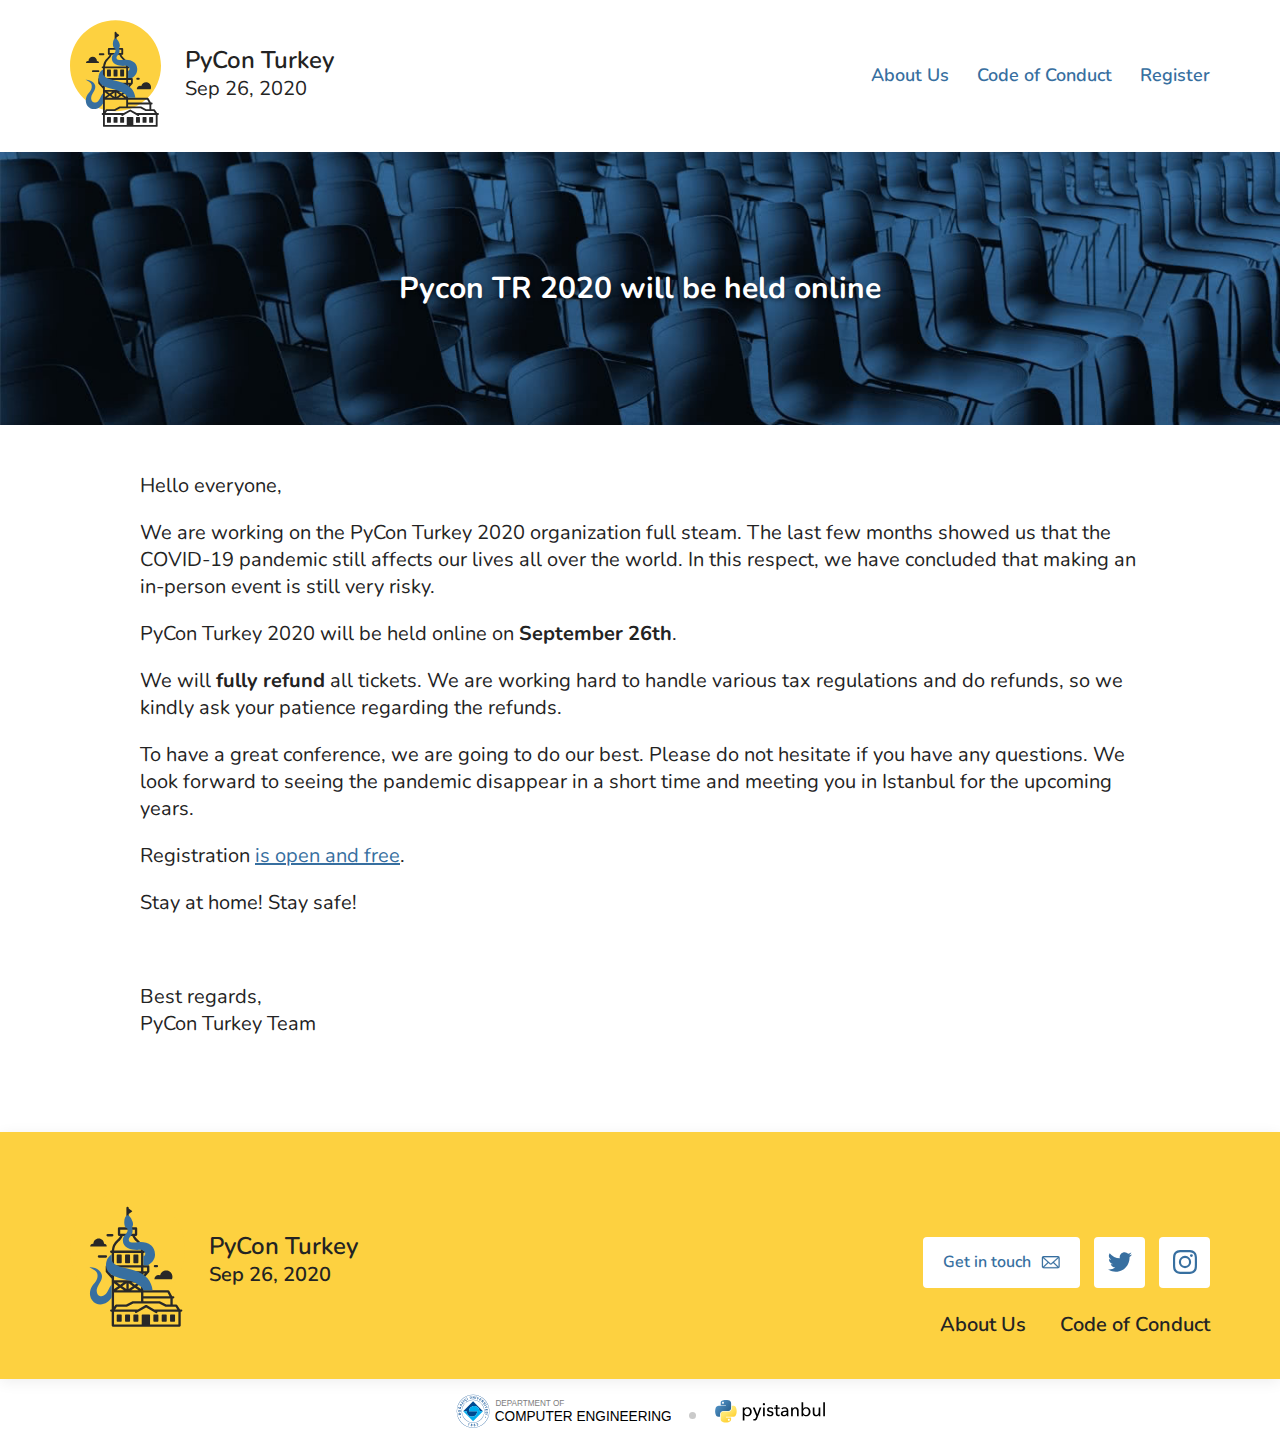
<file: announcement-online-event.html>
<!doctype html>
<html lang="en">
<head>

	<!-- Meta -->
	<meta charset="utf-8">
	<meta http-equiv="X-UA-Compatible" content="IE=edge,chrome=1">
	<meta name="viewport" content="width=device-width">
	<meta name="description" content="The first PyCon in Turkey will be on Sep 26, 2020. 🇹🇷">
	<meta name="keywords" content="pycon, turkey" />
	<meta name="robots" content="index,follow" />
	<meta name="author" content="">

	<!-- OpenGraph -->
	<meta property="og:title" content="PyCon Turkey 2020  🇹🇷" />
	<meta property="og:description" content="The first PyCon in Turkey will be on Sep 26, 2020.">
	<meta property="og:type" content="article" />
	<meta property="og:url" content="https://tr.pycon.org" />
	<meta property="og:image" content="https://tr.pycon.org/images/logo.png?v=2" />

	<!-- Twitter -->
	<meta name="twitter:creator" content="@pycontr" />

	<!-- Title -->
	<title>Pycon TR 2020 will be held online</title>

	<!-- Link -->
    <link rel="shortcut icon" href="images/favicon.png">
	<link rel="stylesheet" href="css/bootstrap.min.css">
	<link rel="stylesheet" href="css/style.css">

	<link href="https://fonts.googleapis.com/css?family=Nunito+Sans:400,600,700|Nunito:400,700&display=swap" rel="stylesheet">

	<script async src="https://www.googletagmanager.com/gtag/js?id=UA-155672914-1"></script>
	<script>window.dataLayer = window.dataLayer || [];function gtag(){dataLayer.push(arguments);}gtag('js', new Date());gtag('config', 'UA-155672914-1');</script>

</head>
<body>

<header>
	<div class="container">

		<a href="/" class="logo">
			<img src="images/logo.svg" alt="PyCon Turkey Landing Page">
		</a>
		<div class="titles">
			<h1>PyCon Turkey</h1>
			<h2>Sep 26, 2020</h2>
		</div>

		<a href="#" class="nav-trigger">
			<i></i>
		</a>

		<nav>
			<a href="about-us.html">About Us</a>
			<a href="code-of-conduct.html">Code of Conduct</a>
			<a href="http://hopin.to/events/pycontr-2020" target="_blank" rel="noopener">Register</a>
		</nav>

	</div>
</header>

<section class="text-content-header">
	<h2>Pycon TR 2020 will be held online</h2>
</section>

<section class="text-content">
	<div class="container">
		<p><br></p>
		<p>
		Hello everyone,
		</p>
		<p>
		We are working on the PyCon Turkey 2020 organization full steam. The last few months showed us that the COVID-19 pandemic still affects our lives all over the world. In this respect, we have concluded that making an in-person event is still very risky.
		</p>
		<p>
		PyCon Turkey 2020 will be held online on <b>September 26th</b>.
		</p>
		<p>
		We will <b>fully refund</b> all tickets. We are working hard to handle various tax regulations and do refunds, so we kindly ask your patience regarding the refunds.
		</p>
		<p>
		To have a great conference, we are going to do our best. Please do not hesitate if you have any questions. We look forward to seeing the pandemic disappear in a short time and meeting you in Istanbul for the upcoming years.
		</p>
		<p>
		Registration <a href="https://hopin.to/events/pycontr-2020">is open and free</a>.
		</p>
		<p>
		Stay at home! Stay safe!
		</p>
		<p>&nbsp;</p>
		<p>
			Best regards,<br>
			PyCon Turkey Team
		</p>
	</div>
</section>

<footer>
	<div class="container">

		<a href="/" class="logo">
			<img src="images/logo.svg" alt="PyCon Turkey Landing Page">
		</a>
		<div class="titles">
			<h1>PyCon Turkey</h1>
			<h2>Sep 26, 2020</h2>
		</div>

		<div class="col-md-5 pull-right socials-holder">
			<div class="socials">
				<a href="mailto:contact@pycontr.org" class="mail">
					Get in touch
					<img src="images/mail-ico.svg" alt="PyCon Turkey Email">
				</a>
				<a href="https://twitter.com/pycontr" class="social" target="_blank" rel="noopener">
					<img src="images/tw-ico.svg" alt="PyCon Turkey Twitter Page">
				</a>
				<a href="https://www.instagram.com/pycon_tr/" class="social" target="_blank" rel="noopener">
					<img src="images/ig-ico.svg" alt="PyCon Turkey Instagram Page">
				</a>
			</div>

		<nav>
			<a href="about-us.html">About Us</a>
			<a href="code-of-conduct.html">Code of Conduct</a>
			<!--<a href="https://www.papercall.io/pycon-turkey-2020" target="_blank" rel="noopener">CFP</a>-->
		</nav>
	</div>

	</div>
</footer>

<section class="bottom-logos">
	<div class="container">

		<div class="logos">

			<a href="https://www.cmpe.boun.edu.tr/" class="cmple" target="_blank" rel="noopener">
				<img src="images/cmple-logo-light.svg" alt="Bogazici University - Department of Computer Engineering">
			</a>
			<a href="https://www.meetup.com/python-istanbul/" class="pyist" target="_blank" rel="noopener">
				<img src="images/pyist-logo.svg" alt="Python Istanbul community - PyIstanbul">
			</a>

		</div>

	</div>
</section>


<!-- Scripts -->
<script src="js/jquery.min.js"></script>
<script src="js/bootstrap.min.js"></script>
<script src="js/main.js"></script>

<script type='text/javascript' src='//s3.amazonaws.com/downloads.mailchimp.com/js/mc-validate.js'></script><script type='text/javascript'>(function($) {window.fnames = new Array(); window.ftypes = new Array();fnames[0]='EMAIL';ftypes[0]='email';fnames[1]='FNAME';ftypes[1]='text';fnames[2]='LNAME';ftypes[2]='text';fnames[3]='ADDRESS';ftypes[3]='address';fnames[4]='PHONE';ftypes[4]='phone';fnames[5]='BIRTHDAY';ftypes[5]='birthday';}(jQuery));var $mcj = jQuery.noConflict(true);</script>

</body>
</html>
</file>
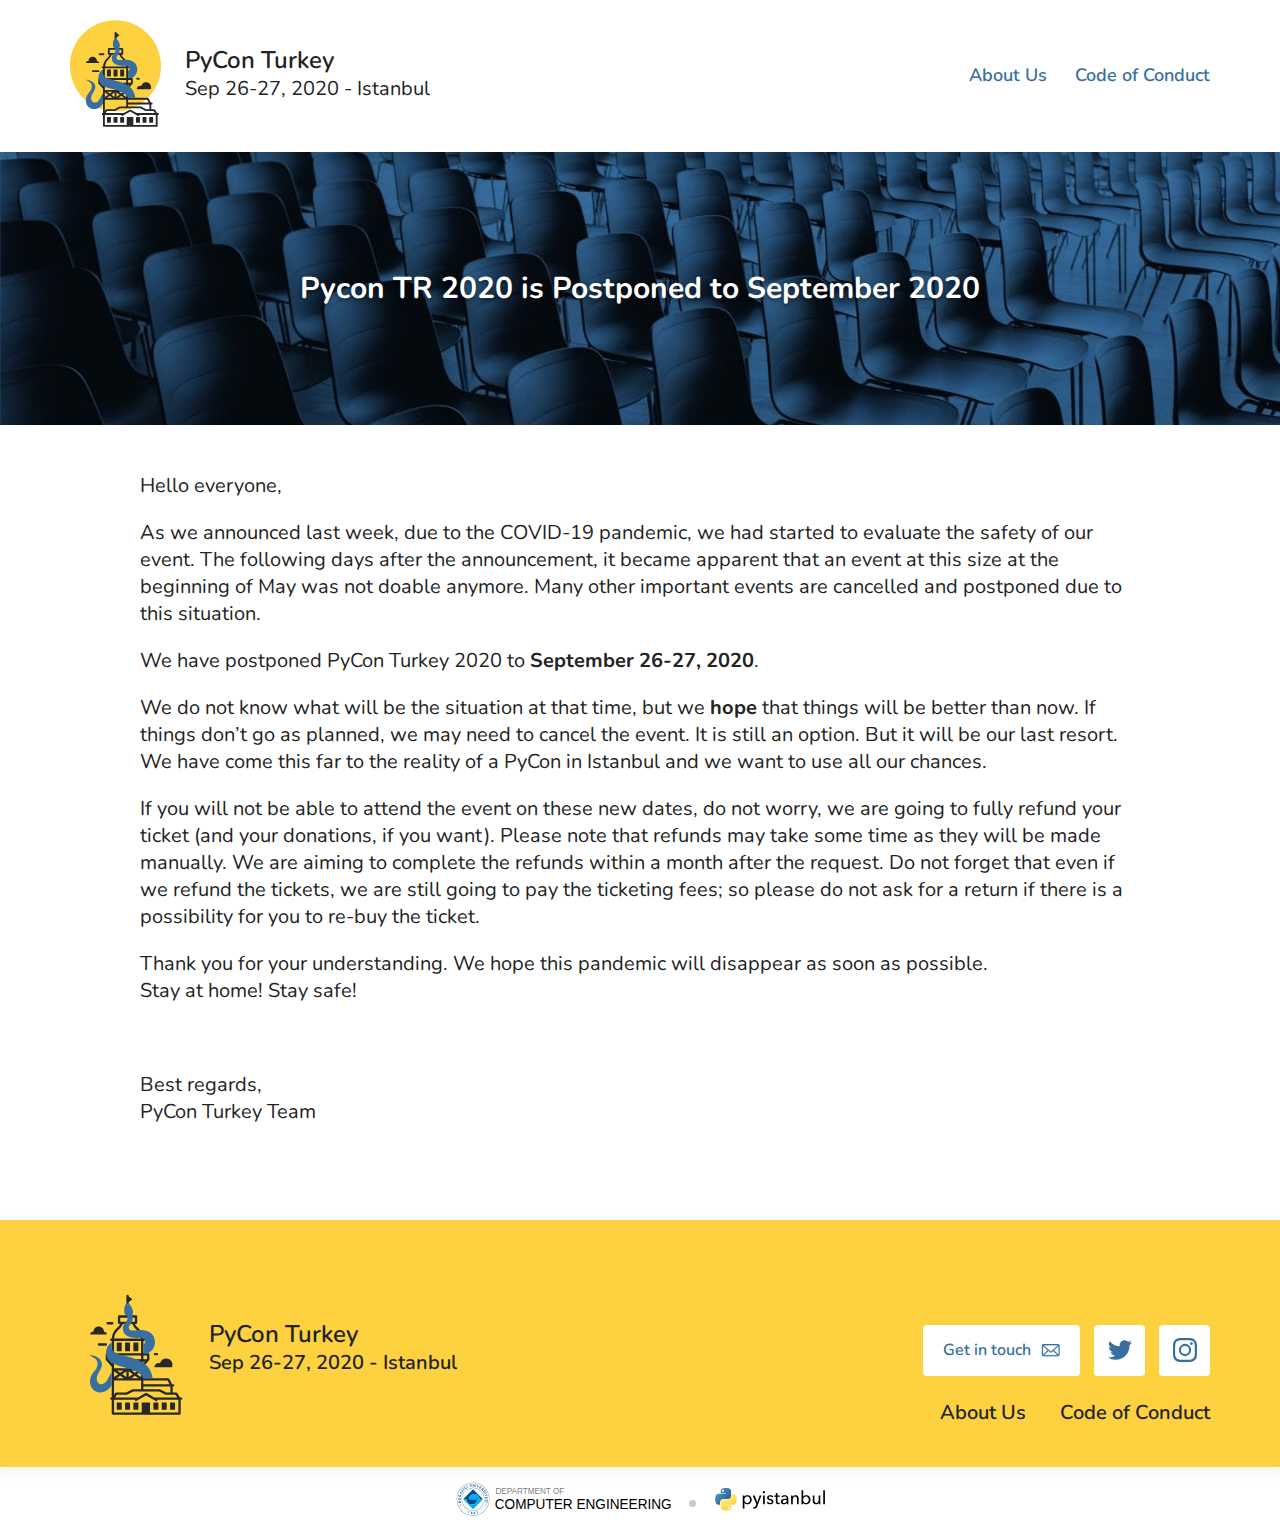
<file: announcement-postponed.html>
<!doctype html>
<html lang="en">
<head>

	<!-- Meta -->
	<meta charset="utf-8">
	<meta http-equiv="X-UA-Compatible" content="IE=edge,chrome=1">
	<meta name="viewport" content="width=device-width">
	<meta name="description" content="The first PyCon in Turkey and Istanbul will be on Sep 26-27, 2020. 🇹🇷">
	<meta name="keywords" content="pycon, turkey" />
	<meta name="robots" content="index,follow" />
	<meta name="author" content="">

	<!-- OpenGraph -->
	<meta property="og:title" content="PyCon Turkey 2020  🇹🇷" />
	<meta property="og:description" content="The first PyCon in Turkey and Istanbul will be on Sep 26-27, 2020.">
	<meta property="og:type" content="article" />
	<meta property="og:url" content="https://tr.pycon.org" />
	<meta property="og:image" content="https://tr.pycon.org/images/logo.png?v=2" />

	<!-- Twitter -->
	<meta name="twitter:creator" content="@pycontr" />

	<!-- Title -->
	<title>Pycon TR 2020 is Postponed to September 2020</title>

	<!-- Link -->
    <link rel="shortcut icon" href="images/favicon.png">
	<link rel="stylesheet" href="css/bootstrap.min.css">
	<link rel="stylesheet" href="css/style.css">

	<link href="https://fonts.googleapis.com/css?family=Nunito+Sans:400,600,700|Nunito:400,700&display=swap" rel="stylesheet">

	<script async src="https://www.googletagmanager.com/gtag/js?id=UA-155672914-1"></script>
	<script>window.dataLayer = window.dataLayer || [];function gtag(){dataLayer.push(arguments);}gtag('js', new Date());gtag('config', 'UA-155672914-1');</script>

</head>
<body>

<header>
	<div class="container">

		<a href="/" class="logo">
			<img src="images/logo.svg" alt="PyCon Turkey Landing Page">
		</a>
		<div class="titles">
			<h1>PyCon Turkey</h1>
			<h2>Sep 26-27, 2020 - Istanbul</h2>
		</div>

		<a href="#" class="nav-trigger">
			<i></i>
		</a>

		<nav>
			<a href="about-us.html">About Us</a>
			<a href="code-of-conduct.html">Code of Conduct</a>
			<!--<a href="https://www.papercall.io/pycon-turkey-2020" target="_blank" rel="noopener">CFP</a>-->
		</nav>

	</div>
</header>

<section class="text-content-header">
	<h2>Pycon TR 2020 is Postponed to September 2020</h2>
</section>

<section class="text-content">
	<div class="container">
		<p><br></p>
		<p>
			Hello everyone,
		</p>
		<p>
			As we announced last week, due to the COVID-19 pandemic, we had started to evaluate the safety of our event. The following days after the announcement, it became apparent that an event at this size at the beginning of May was not doable anymore. Many other important events are cancelled and postponed due to this situation. 
		</p>
		<p>
			We have postponed PyCon Turkey 2020 to <b>September 26-27, 2020</b>.
		</p>
		<p>
			We do not know what will be the situation at that time, but we <b>hope</b> that things will be better than now. If things don’t go as planned, we may need to cancel the event. It is still an option. But it will be our last resort. We have come this far to the reality of a PyCon in Istanbul and we want to use all our chances.
		</p>
		<p>
			If you will not be able to attend the event on these new dates, do not worry, we are going to fully refund your ticket (and your donations, if you want). Please note that refunds may take some time as they will be made manually. We are aiming to complete the refunds within a month after the request. Do not forget that even if we refund the tickets, we are still going to pay the ticketing fees; so please do not ask for a return if there is a possibility for you to re-buy the ticket.
		</p>
		<p>
			Thank you for your understanding. We hope this pandemic will disappear as soon as possible.<br>
			Stay at home! Stay safe!
		</p>
		<p>&nbsp;</p>
		<p>
			Best regards,<br>
			PyCon Turkey Team
		</p>
	</div>
</section>

<footer>
	<div class="container">

		<a href="/" class="logo">
			<img src="images/logo.svg" alt="PyCon Turkey Landing Page">
		</a>
		<div class="titles">
			<h1>PyCon Turkey</h1>
			<h2>Sep 26-27, 2020 - Istanbul</h2>
		</div>

		<div class="col-md-5 pull-right socials-holder">
			<div class="socials">
				<a href="mailto:contact@pycontr.org" class="mail">
					Get in touch
					<img src="images/mail-ico.svg" alt="PyCon Turkey Email">
				</a>
				<a href="https://twitter.com/pycontr" class="social" target="_blank" rel="noopener">
					<img src="images/tw-ico.svg" alt="PyCon Turkey Twitter Page">
				</a>
				<a href="https://www.instagram.com/pycon_tr/" class="social" target="_blank" rel="noopener">
					<img src="images/ig-ico.svg" alt="PyCon Turkey Instagram Page">
				</a>
			</div>

		<nav>
			<a href="about-us.html">About Us</a>
			<a href="code-of-conduct.html">Code of Conduct</a>
			<!--<a href="https://www.papercall.io/pycon-turkey-2020" target="_blank" rel="noopener">CFP</a>-->
		</nav>
	</div>

	</div>
</footer>

<section class="bottom-logos">
	<div class="container">

		<div class="logos">

			<a href="https://www.cmpe.boun.edu.tr/" class="cmple" target="_blank" rel="noopener">
				<img src="images/cmple-logo-light.svg" alt="Bogazici University - Department of Computer Engineering">
			</a>
			<a href="https://www.meetup.com/python-istanbul/" class="pyist" target="_blank" rel="noopener">
				<img src="images/pyist-logo.svg" alt="Istanbul Python User Group - PyIstanbul">
			</a>

		</div>

	</div>
</section>


<!-- Scripts -->
<script src="js/jquery.min.js"></script>
<script src="js/bootstrap.min.js"></script>
<script src="js/main.js"></script>

<script type='text/javascript' src='//s3.amazonaws.com/downloads.mailchimp.com/js/mc-validate.js'></script><script type='text/javascript'>(function($) {window.fnames = new Array(); window.ftypes = new Array();fnames[0]='EMAIL';ftypes[0]='email';fnames[1]='FNAME';ftypes[1]='text';fnames[2]='LNAME';ftypes[2]='text';fnames[3]='ADDRESS';ftypes[3]='address';fnames[4]='PHONE';ftypes[4]='phone';fnames[5]='BIRTHDAY';ftypes[5]='birthday';}(jQuery));var $mcj = jQuery.noConflict(true);</script>

</body>
</html>
</file>
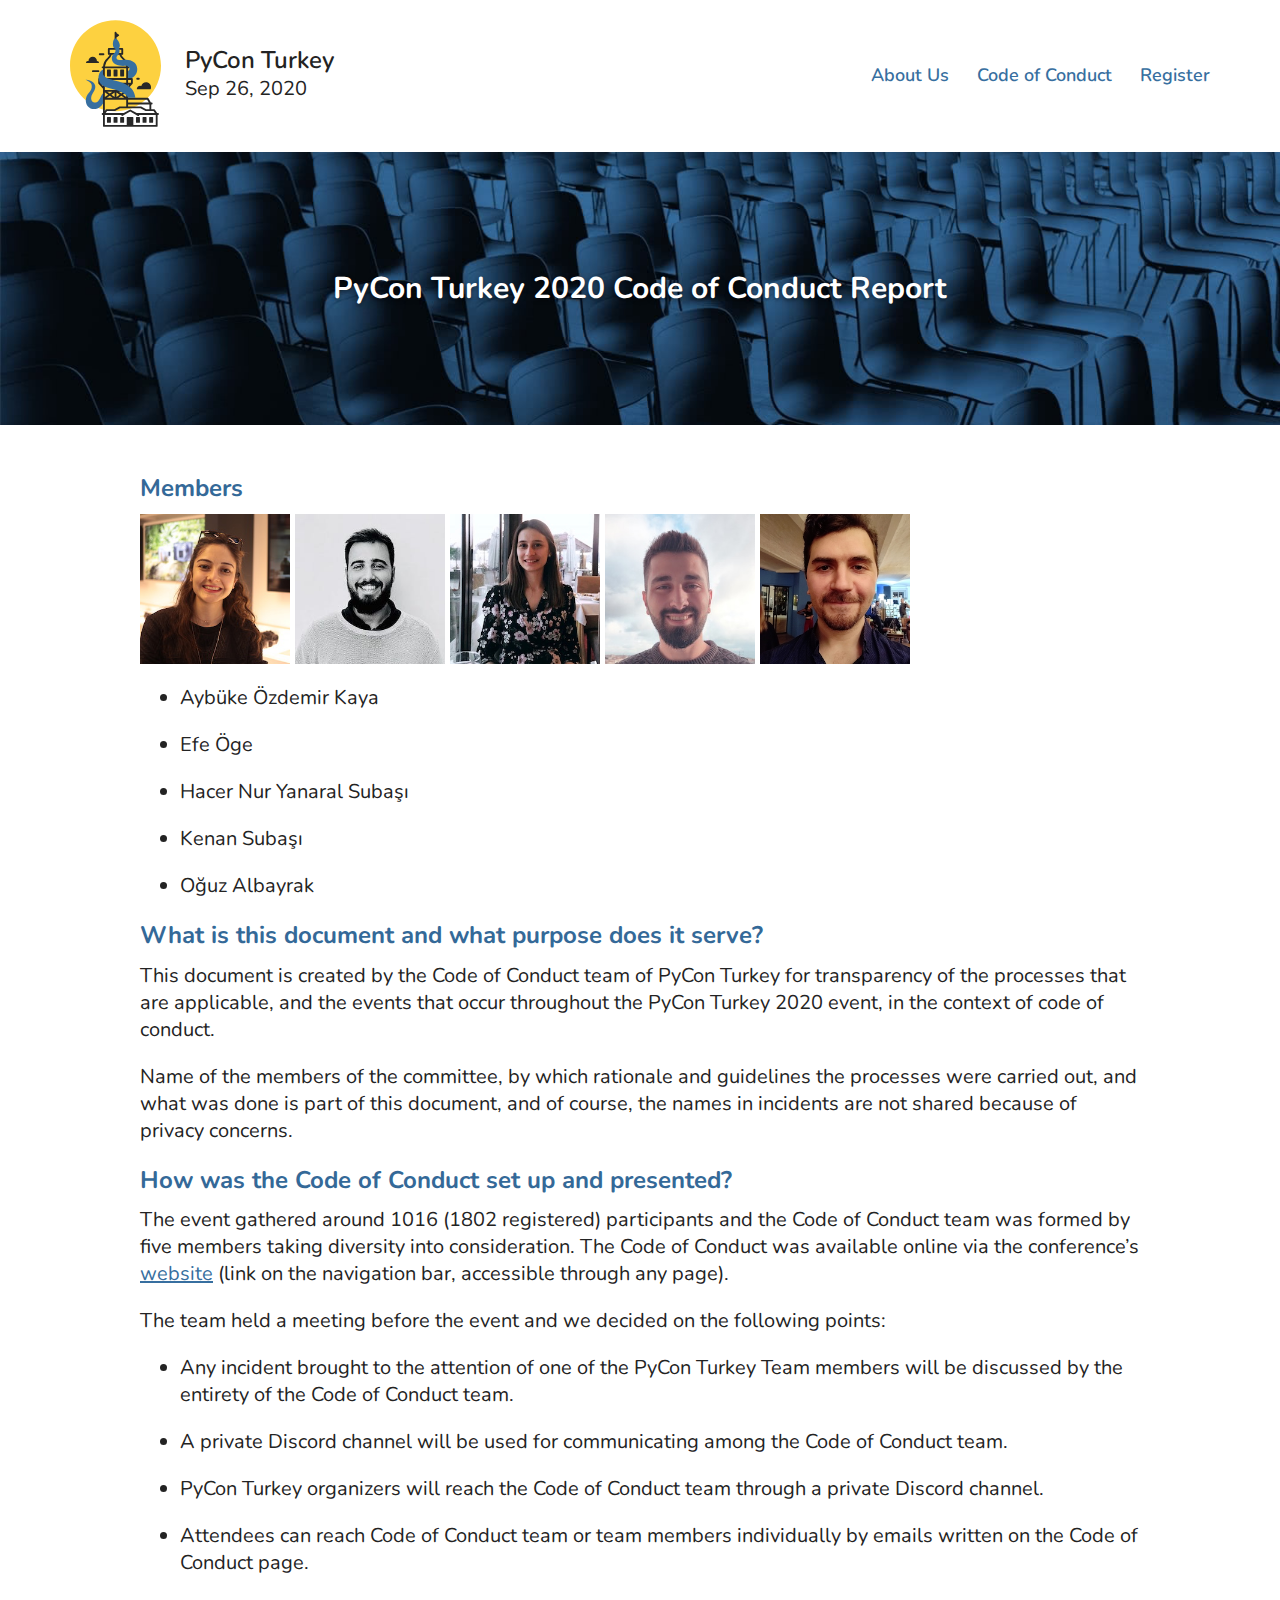
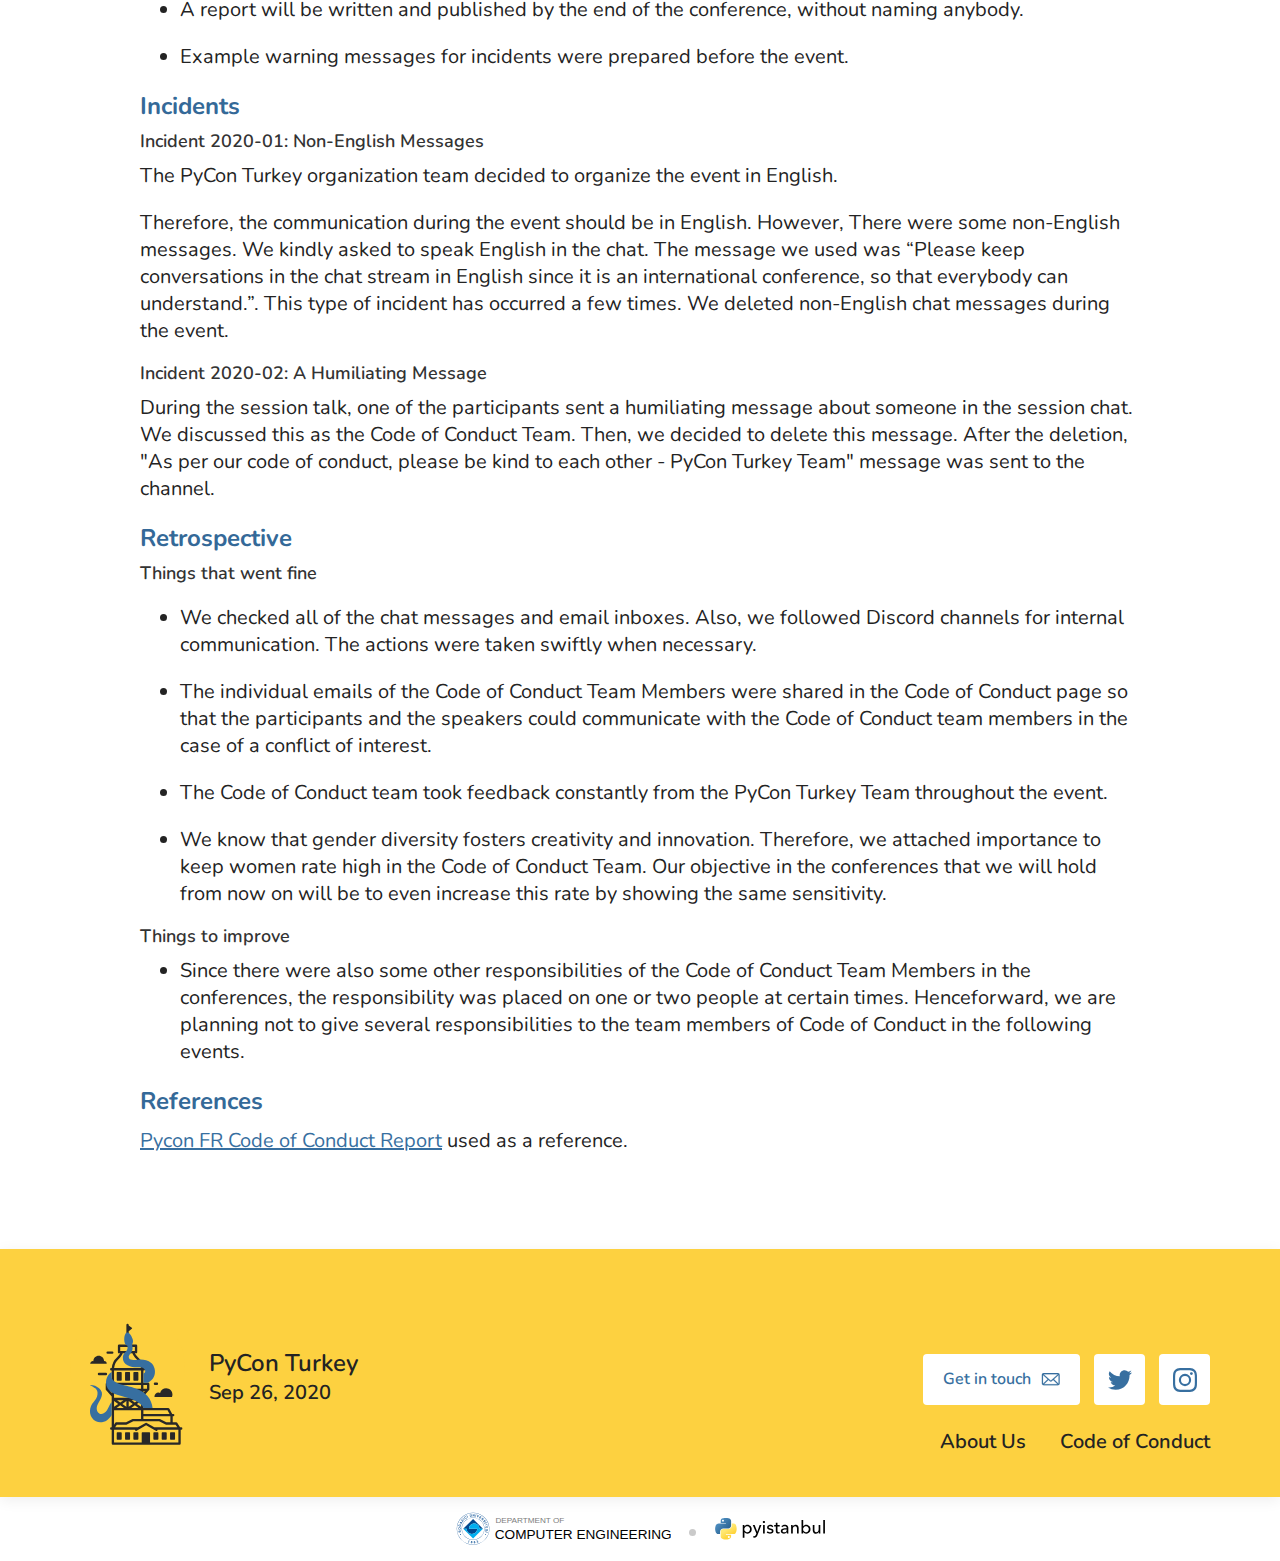
<file: code-of-conduct-report-2020.html>
<!doctype html>
<html lang="en">
<head>

	<!-- Meta -->
	<meta charset="utf-8">
	<meta http-equiv="X-UA-Compatible" content="IE=edge,chrome=1">
	<meta name="viewport" content="width=device-width">
	<meta name="description" content="The first PyCon in Turkey will be on Sep 26, 2020. 🇹🇷">
	<meta name="keywords" content="pycon, turkey" />
	<meta name="robots" content="index,follow" />
	<meta name="author" content="">

	<!-- OpenGraph -->
	<meta property="og:title" content="PyCon Turkey 2020  🇹🇷" />
	<meta property="og:description" content="The first PyCon in Turkey will be on Sep 26, 2020.">
	<meta property="og:type" content="article" />
	<meta property="og:url" content="https://tr.pycon.org" />
	<meta property="og:image" content="https://tr.pycon.org/images/logo.png?v=2" />

	<!-- Twitter -->
	<meta name="twitter:creator" content="@pycontr" />

	<!-- Title -->
	<title>Code of Conduct Report - PyCon Turkey 2020</title>

	<!-- Link -->
    <link rel="shortcut icon" href="images/favicon.png">
	<link rel="stylesheet" href="css/bootstrap.min.css">
	<link rel="stylesheet" href="css/style.css">

	<link href="https://fonts.googleapis.com/css?family=Nunito+Sans:400,600,700|Nunito:400,700&display=swap" rel="stylesheet">

	<script async src="https://www.googletagmanager.com/gtag/js?id=UA-155672914-1"></script>
	<script>window.dataLayer = window.dataLayer || [];function gtag(){dataLayer.push(arguments);}gtag('js', new Date());gtag('config', 'UA-155672914-1');</script>

</head>
<body>

<header>
	<div class="container">

		<a href="/" class="logo">
			<img src="images/logo.svg" alt="PyCon Turkey Landing Page">
		</a>
		<div class="titles">
			<h1>PyCon Turkey</h1>
			<h2>Sep 26, 2020</h2>
		</div>

		<a href="#" class="nav-trigger">
			<i></i>
		</a>

		<nav>
			<a href="about-us.html">About Us</a>
			<a href="code-of-conduct.html">Code of Conduct</a>
			<a href="http://hopin.to/events/pycontr-2020" target="_blank" rel="noopener">Register</a>
		</nav>

	</div>
</header>

<section class="text-content-header">
	<h2>PyCon Turkey 2020 Code of Conduct Report</h2>
</section>

<section class="text-content">
	<div class="container">
		<p><br></p>
		<h3>
			Members
		</h3>
    <p>
	    <img src="images/organizers/aybuke.jpg" class="img-responsive" style="width:150px; display: inline;">
	    <img src="images/organizers/efe.jpg" class="img-responsive" style="width:150px; display: inline;">
	    <img src="images/organizers/hacer.jpg" class="img-responsive" style="width:150px; display: inline;">
	    <img src="images/organizers/kenan.jpg" class="img-responsive" style="width:150px; display: inline;">
	    <img src="images/organizers/oguz.jpg" class="img-responsive" style="width:150px; display: inline;">
	    
      <ul>
        <li>Aybüke Özdemir Kaya</li>
        <li>Efe Öge</li>
        <li>Hacer Nur Yanaral Subaşı</li>
        <li>Kenan Subaşı</li>
        <li>Oğuz Albayrak</li>
      </ul>
    </p>
  <h3>What is this document and what purpose does it serve?</h3>
		<p>
      This document is created by the Code of Conduct team of PyCon Turkey for transparency of the processes that are applicable, and the events that occur throughout the PyCon Turkey 2020 event, in the context of code of conduct.
		</p>
		<p>
      Name of the members of the committee, by which rationale and guidelines the processes were carried out, and what was done is part of this document, and of course, the names in incidents are not shared because of privacy concerns.
		</p>
    <h3>How was the Code of Conduct set up and presented?</h3>
    <p>
      The event gathered around 1016 (1802 registered) participants and the Code of Conduct team was formed by five members taking diversity into consideration. The Code of Conduct was available online via the conference’s <a href="https://tr.pycon.org/code-of-conduct.html">website</a> (link on the navigation bar, accessible through any page).
    </p>
    <p>
    The team held a meeting before the event and we decided on the following points:
    </p>
    <p>
      <ul>
        <li>Any incident brought to the attention of one of the PyCon Turkey Team members will be discussed by the entirety of the Code of Conduct team.</li>
        <li>A private Discord channel will be used for communicating among the Code of Conduct team.</li>
        <li>PyCon Turkey organizers will reach the Code of Conduct team through a private Discord channel.</li>
        <li>Attendees can reach Code of Conduct team or team members individually by emails written on the Code of Conduct page.</li>
        <li>A report will be written and published by the end of the conference, without naming anybody. </li>
        <li>Example warning messages for incidents were prepared before the event.</li>
      </ul> 
    </p>
    <h3>Incidents</h3>
    <h4>Incident 2020-01: Non-English Messages</h4>
    <p>The PyCon Turkey organization team decided to organize the event in English.</p>
    <p>Therefore, the communication during the event should be in English. However, There were some non-English messages. We kindly asked to speak English in the chat. The message we used was “Please keep conversations in the chat stream in English since it is an international conference, so that everybody can understand.”. This type of incident has occurred a few times. We deleted non-English chat messages during the event. </p>
    <h4>Incident 2020-02: A Humiliating Message</h4>
    <p>During the session talk, one of the participants sent a humiliating message about someone in the session chat. We discussed this as the Code of Conduct Team. Then, we decided to delete this message. After the deletion, "As per our code of conduct, please be kind to each other - PyCon Turkey Team" message was sent to the channel.</p>
    <h3>Retrospective</h3>
    <h4>Things that went fine</h4>
    <p>
      <ul>
        <li>    We checked all of the chat messages and email inboxes. Also, we followed Discord channels for internal communication. The actions were taken swiftly when necessary.</li>
        <li>The individual emails of the Code of Conduct Team Members were shared in the Code of Conduct page so that the participants and the speakers could communicate with the Code of Conduct team members in the case of a conflict of interest.</li>
        <li>The Code of Conduct team took feedback constantly from the PyCon Turkey Team throughout the event.</li>
        <li>We know that gender diversity fosters creativity and innovation. Therefore, we attached importance to keep women rate high in the Code of Conduct Team. Our objective in the conferences that we will hold from now on will be to even increase this rate by showing the same sensitivity.</li>
      </ul>
    </p>
    <h4>Things to improve</h4>
    <ul>
    <li>Since there were also some other responsibilities of the Code of Conduct Team Members in the conferences, the responsibility was placed on one or two people at certain times. Henceforward, we are planning not to give several responsibilities to the team members of Code of Conduct in the following events.</li>
    </ul>
    <h3>References</h3>
    <p><a href="https://www.afpy.org/posts/actualites/1576681254">Pycon FR Code of Conduct Report</a> used as a reference.</p>
    
	</div>
</section>

<footer>
	<div class="container">

		<a href="/" class="logo">
			<img src="images/logo.svg" alt="PyCon Turkey Landing Page">
		</a>
		<div class="titles">
			<h1>PyCon Turkey</h1>
			<h2>Sep 26, 2020</h2>
		</div>

		<div class="col-md-5 pull-right socials-holder">
			<div class="socials">
				<a href="mailto:contact@pycontr.org" class="mail">
					Get in touch
					<img src="images/mail-ico.svg" alt="PyCon Turkey Email">
				</a>
				<a href="https://twitter.com/pycontr" class="social" target="_blank" rel="noopener">
					<img src="images/tw-ico.svg" alt="PyCon Turkey Twitter Page">
				</a>
				<a href="https://www.instagram.com/pycon_tr/" class="social" target="_blank" rel="noopener">
					<img src="images/ig-ico.svg" alt="PyCon Turkey Instagram Page">
				</a>
			</div>

		<nav>
			<a href="about-us.html">About Us</a>
			<a href="code-of-conduct.html">Code of Conduct</a>
			<!--<a href="https://www.papercall.io/pycon-turkey-2020" target="_blank" rel="noopener">CFP</a>-->
		</nav>
	</div>

	</div>
</footer>

<section class="bottom-logos">
	<div class="container">

		<div class="logos">

			<a href="https://www.cmpe.boun.edu.tr/" class="cmple" target="_blank" rel="noopener">
				<img src="images/cmple-logo-light.svg" alt="Bogazici University - Department of Computer Engineering">
			</a>
			<a href="https://www.meetup.com/python-istanbul/" class="pyist" target="_blank" rel="noopener">
				<img src="images/pyist-logo.svg" alt="Python Istanbul community - PyIstanbul">
			</a>

		</div>

	</div>
</section>


<!-- Scripts -->
<script src="js/jquery.min.js"></script>
<script src="js/bootstrap.min.js"></script>
<script src="js/main.js"></script>

<script type='text/javascript' src='//s3.amazonaws.com/downloads.mailchimp.com/js/mc-validate.js'></script><script type='text/javascript'>(function($) {window.fnames = new Array(); window.ftypes = new Array();fnames[0]='EMAIL';ftypes[0]='email';fnames[1]='FNAME';ftypes[1]='text';fnames[2]='LNAME';ftypes[2]='text';fnames[3]='ADDRESS';ftypes[3]='address';fnames[4]='PHONE';ftypes[4]='phone';fnames[5]='BIRTHDAY';ftypes[5]='birthday';}(jQuery));var $mcj = jQuery.noConflict(true);</script>

</body>
</html>
</file>
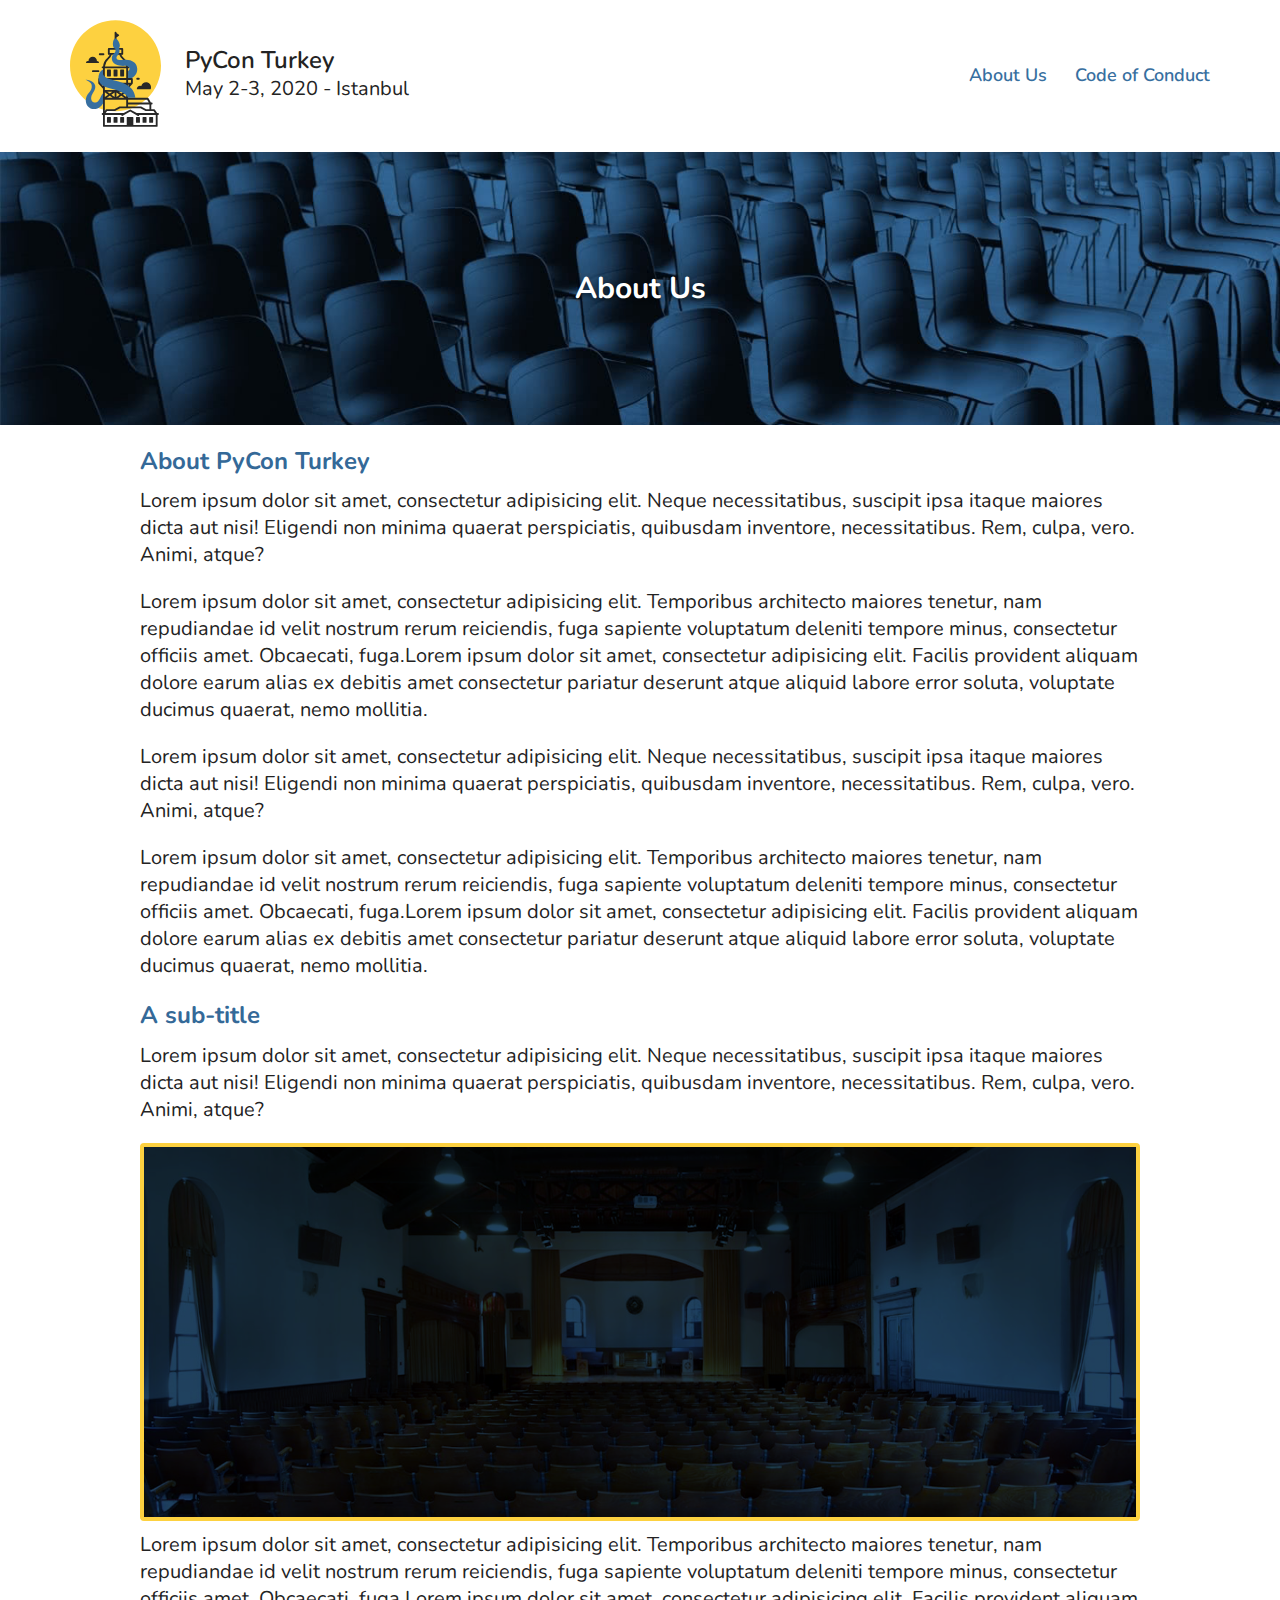
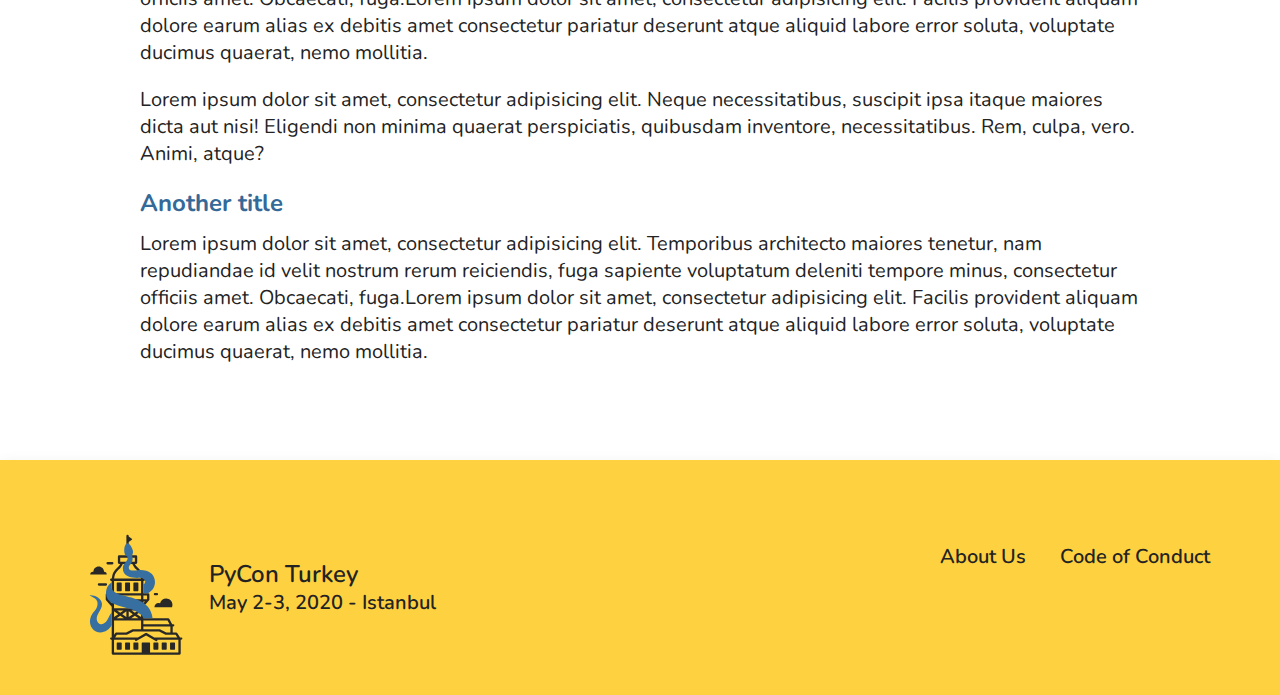
<file: text-content.html>
<!doctype html>
<html lang="en">
<head>

	<!-- Meta -->
	<meta charset="utf-8">
	<meta http-equiv="X-UA-Compatible" content="IE=edge,chrome=1">
	<meta name="viewport" content="width=device-width">
	<meta name="description" content="">
	<meta name="keywords" content="" />
	<meta name="robots" content="index,follow" />
	<meta name="author" content="">
	
	<!-- OpenGraph -->
	<meta property="og:title" content="" />
	<meta property="og:type" content="" />
	<meta property="og:url" content="" />
	<meta property="og:image" content="" />
	<meta property="fb:admins" content="" />

	<!-- Title -->
	<title>PyCon Turkey - Istanbul 2020</title>

	<!-- Link -->
    <link rel="shortcut icon" href="images/favicon.png">
	<link rel="stylesheet" href="css/bootstrap.min.css">
	<link rel="stylesheet" href="css/style.css">

	<link href="https://fonts.googleapis.com/css?family=Nunito+Sans:400,600,700|Nunito:400,700&display=swap" rel="stylesheet">

	<link href="//cdn-images.mailchimp.com/embedcode/classic-10_7.css" rel="stylesheet" type="text/css">


</head>
<body>

<header>
	<div class="container">

		<a href="/" class="logo">
			<img src="images/logo.svg" alt="">
		</a>
		<div class="titles">
			<h1>PyCon Turkey</h1>
			<h2>May 2-3, 2020 - Istanbul</h2>
		</div>

		<nav>
			<a href="#">About Us</a>
			<a href="#">Code of Conduct</a>
		</nav>

	</div>
</header>

<section class="text-content-header">
	<h2>About Us</h2>
</section>

<section class="text-content">
	<div class="container">
		<h3>About PyCon Turkey</h3>
		<p>
			Lorem ipsum dolor sit amet, consectetur adipisicing elit. Neque necessitatibus, suscipit ipsa itaque maiores dicta aut nisi! Eligendi non minima quaerat perspiciatis, quibusdam inventore, necessitatibus. Rem, culpa, vero. Animi, atque?
		</p>
		<p>
			Lorem ipsum dolor sit amet, consectetur adipisicing elit. Temporibus architecto maiores tenetur, nam repudiandae id velit nostrum rerum reiciendis, fuga sapiente voluptatum deleniti tempore minus, consectetur officiis amet. Obcaecati, fuga.Lorem ipsum dolor sit amet, consectetur adipisicing elit. Facilis provident aliquam dolore earum alias ex debitis amet consectetur pariatur deserunt atque aliquid labore error soluta, voluptate ducimus quaerat, nemo mollitia.
		</p>
		<p>
			Lorem ipsum dolor sit amet, consectetur adipisicing elit. Neque necessitatibus, suscipit ipsa itaque maiores dicta aut nisi! Eligendi non minima quaerat perspiciatis, quibusdam inventore, necessitatibus. Rem, culpa, vero. Animi, atque?
		</p>
		<p>
			Lorem ipsum dolor sit amet, consectetur adipisicing elit. Temporibus architecto maiores tenetur, nam repudiandae id velit nostrum rerum reiciendis, fuga sapiente voluptatum deleniti tempore minus, consectetur officiis amet. Obcaecati, fuga.Lorem ipsum dolor sit amet, consectetur adipisicing elit. Facilis provident aliquam dolore earum alias ex debitis amet consectetur pariatur deserunt atque aliquid labore error soluta, voluptate ducimus quaerat, nemo mollitia.
		</p>
		<h3>
			A sub-title
		</h3>
		<p>
			Lorem ipsum dolor sit amet, consectetur adipisicing elit. Neque necessitatibus, suscipit ipsa itaque maiores dicta aut nisi! Eligendi non minima quaerat perspiciatis, quibusdam inventore, necessitatibus. Rem, culpa, vero. Animi, atque?
		</p>
		<img src="images/venue-bg.png" alt="" class="full-image">
		<p>
			Lorem ipsum dolor sit amet, consectetur adipisicing elit. Temporibus architecto maiores tenetur, nam repudiandae id velit nostrum rerum reiciendis, fuga sapiente voluptatum deleniti tempore minus, consectetur officiis amet. Obcaecati, fuga.Lorem ipsum dolor sit amet, consectetur adipisicing elit. Facilis provident aliquam dolore earum alias ex debitis amet consectetur pariatur deserunt atque aliquid labore error soluta, voluptate ducimus quaerat, nemo mollitia.
		</p>
		<p>
			Lorem ipsum dolor sit amet, consectetur adipisicing elit. Neque necessitatibus, suscipit ipsa itaque maiores dicta aut nisi! Eligendi non minima quaerat perspiciatis, quibusdam inventore, necessitatibus. Rem, culpa, vero. Animi, atque?
		</p>
		<h3>
			Another title
		</h3>
		<p>
			Lorem ipsum dolor sit amet, consectetur adipisicing elit. Temporibus architecto maiores tenetur, nam repudiandae id velit nostrum rerum reiciendis, fuga sapiente voluptatum deleniti tempore minus, consectetur officiis amet. Obcaecati, fuga.Lorem ipsum dolor sit amet, consectetur adipisicing elit. Facilis provident aliquam dolore earum alias ex debitis amet consectetur pariatur deserunt atque aliquid labore error soluta, voluptate ducimus quaerat, nemo mollitia.
		</p>
	</div>
</section>

<footer>
	<div class="container">

		<a href="#" class="logo">
			<img src="images/logo.svg" alt="">
		</a>
		<div class="titles">
			<h1>PyCon Turkey</h1>
			<h2>May 2-3, 2020 - Istanbul</h2>
		</div>

		<nav>
			<a href="#">About Us</a>
			<a href="#">Code of Conduct</a>
		</nav>

	</div>
</footer>




<!-- Scripts -->
<script src="js/jquery.min.js"></script>
<script src="js/bootstrap.min.js"></script>
<script src="js/main.js"></script>

<script type='text/javascript' src='//s3.amazonaws.com/downloads.mailchimp.com/js/mc-validate.js'></script><script type='text/javascript'>(function($) {window.fnames = new Array(); window.ftypes = new Array();fnames[0]='EMAIL';ftypes[0]='email';fnames[1]='FNAME';ftypes[1]='text';fnames[2]='LNAME';ftypes[2]='text';fnames[3]='ADDRESS';ftypes[3]='address';fnames[4]='PHONE';ftypes[4]='phone';fnames[5]='BIRTHDAY';ftypes[5]='birthday';}(jQuery));var $mcj = jQuery.noConflict(true);</script>

</body>
</html>
</file>
<file: css/style.css>
html {-webkit-font-smoothing: antialiased;}
img{display: block;max-width: 100%;height: auto;}
.modal {overflow-y: auto;}
.modal-open {overflow: auto;}

/* 
* Layout
*******************/

body{font-family: 'Nunito', sans-serif;}

.important-announcement{
    background: #b93030;
    color: white;
    padding: 30px;
    text-align: center;
    font-size: 16px;
}
.important-announcement a{
    color: white;
    text-decoration: underline;
}

.description{padding: 175px 0 175px;background: -webkit-gradient(linear, left bottom, left top, from(#0c1b2f), to(#123a5d));}
.description .container{
    
}
.description h2{
    font-family: 'Nunito', sans-serif;
    font-weight: 700;
    font-size: 40px;
    color: #fdd140;
    letter-spacing: 0;
    text-shadow: 0 2px 4px rgba(0,0,0,0.50);
    margin: 0 0 14px 0;
}
.description p{
    font-family: 'Nunito', sans-serif;
    font-weight: 400;
    font-size: 24px;
    color: #FFFFFF;
    letter-spacing: 0;
    text-shadow: 0 2px 4px rgba(0,0,0,0.50);
}
.description p a{
    color: #fdd140;
}

.the-bar{
    background: #FDD140;
    padding: 25px 0 20px;
    height: auto;
    overflow: visible;
    position: relative;
    -webkit-box-shadow: 0px 0 70px 0 #00000030;
            box-shadow: 0px 0 70px 0 #00000030;
    -webkit-box-shadow: 0 13px 25px -14px #040404ab;
            box-shadow: 0 13px 25px -14px #040404ab;
    border: 2px solid #fff;
    border-radius: 25px;
    margin: -59px 0;
    z-index: 11;
    position: relative;
    width: 98%;
    margin-left: 1%;
}
.the-bar .logo-holder{
    margin-top: -87px;
    margin: -87px 0 40px 0;
}
.the-bar .logo-holder img{}
.the-bar .info-holder{
}
.the-bar .info-holder h2{
    margin: 30px 0;
}
.the-bar .info-holder h2 span{
    font-family: 'Nunito', sans-serif;
    font-weight: 600;
    font-size: 28px;
    color: #232323;
    letter-spacing: 0;
}
.the-bar .info-holder h2 i{
    background: #376FA0;
    border: 3px solid #FFFFFF;
    border-radius: 10px;
    width: 20px;
    height: 20px;
    display: inline-block;
    margin: 0px 62px -3px;
}
.the-bar .info-holder h2 span:last-child{}
.the-bar .info-holder p{
    font-family: 'Nunito', sans-serif;
    font-weight: 600;
    font-size: 22px;
    color: #232323;
    letter-spacing: 0;
    margin: 18px 0;
}
.the-bar .info-holder form{}
.the-bar .info-holder .form-group{
    position: relative;
    width: 100%;
    margin-bottom: 0;
}
.the-bar .info-holder .form-control{
    font-family: 'Nunito', sans-serif;
    font-weight: 600;
    font-size: 18px;
    color: #282828;
    letter-spacing: 0;
    background: #FFFFFF;
    border-radius: 4px;
    height: 63px;
    width: 100%;
    border: none;
    -webkit-box-shadow: none !important;
            box-shadow: none !important;
    padding-right: 230px;
}
.the-bar .info-holder form .submit-btn{
    font-family: 'Nunito', sans-serif;
    font-weight: 600;
    font-size: 16px;
    color: #FFFFFF;
    letter-spacing: 0;
    border-radius: 4px;
    background: #376FA0;
    border: none;
    width: 210px;
    height: 51px;
    position: absolute;
    top: 6px;
    right: 6px;
}
.socials{
    text-align: right;
    margin: 45px 0 0 0;
}
.socials .mail{
    font-family: 'Nunito', sans-serif;
    font-weight: 600;
    font-size: 16px;
    color: #376FA0;
    letter-spacing: 0;
    background: #FFFFFF;
    border-radius: 4px;
    height: 51px;
    display: inline-block;
    width: 157px;
    text-align: center;
    padding: 14px 0;
    margin-right: 10px;
    vertical-align: top;
    text-decoration: none !important;
}
.socials .mail img{
    display: inline-block;
    vertical-align: middle;
    margin: -1px 0 0 6px;
}
.socials .social{
    width: 51px;
    height: 51px;
    display: inline-block;
    background: #fff;
    border-radius: 4px;
    margin: 0 10px 0 0;
    vertical-align: top;
}
.socials .social:last-child{margin-right: 0;}
.socials .social img{
    position: relative;
    top: 50%;
    left: 50%;
    -webkit-transform: translate(-50%, -50%);
        -ms-transform: translate(-50%, -50%);
            transform: translate(-50%, -50%);
}

#mce-responses{
    font-size: 14px;
    font-family: 'Nunito', sans-serif;
    font-weight: 400;
    margin: 5px 0 0 0;
}
#mce-responses .response{
    border: 2px solid #376fa0;
    background: #fff;
    padding: 5px 12px;
    border-radius: 4px;}
#mc_embed_signup div.mce_inline_error{
    display: block;
    border: 2px solid #6B0505;
    background: #fff !important;
    padding: 5px 12px;
    border-radius: 4px;
    font-size: 14px;
    font-family: 'Nunito', sans-serif;
    font-weight: 400;
    margin: 5px 0 0 0 !important;
    color: #000 !important;
}

header{
    background: #FFFFFF;
    -webkit-box-shadow: 0 10px 15px 0px rgba(0, 0, 0, .17);
    box-shadow: 0 10px 15px 0px rgba(0, 0, 0, 0.17);
    padding: 20px 0;
    position: relative;
    z-index: 5;
}
header .logo{
    display: inline-block;
    vertical-align: middle;
}
header .logo img{
    width: 91px;
}
header .titles{display: inline-block;vertical-align: middle;padding-left: 20px;}
header .titles h1{
    font-family: 'Nunito', sans-serif;
    font-weight: 600;
    font-size: 24px;
    color: #232323;
    letter-spacing: 0;
    margin: 0;
}
header .titles h2{
    font-family: 'Nunito', sans-serif;
    font-weight: 400;
    font-size: 20px;
    color: #232323;
    letter-spacing: 0;
    margin: 5px 0 0 0;
}
header nav{
    float: right;
    margin: 43px 0;
}
header nav a{
    font-family: 'Nunito', sans-serif;
    font-weight: 600;
    font-size: 18px;
    color: #376fa0 !important;
    letter-spacing: 0;
    margin-right: 24px;
    text-decoration: none !important;
}
header nav a:last-child{
    margin-right: 0;
}
header .nav-trigger{
    text-decoration: none !important;
    display: none;
}
header .nav-trigger i{
    -webkit-transform-origin: left center;
        -ms-transform-origin: left center;
            transform-origin: left center;
    width: 34px;
    height: 4px;
    display: block;
    background: #376FA0;
    font-style: normal;
    position: relative;
    border: none;
    border-radius: 40px;
    -webkit-transition: all .25s ease;
    -o-transition: all .25s ease;
    transition: all .25s ease;
}
header .nav-trigger i:before{
    top: -8px;
}
header .nav-trigger i:after{
    bottom: -8px;
}
header .nav-trigger i:after, header .nav-trigger i:before{content:'';position: absolute;background: #376FA0;width:100%;height: 4px;border-radius: 40px;display: block;-webkit-transition: all .25s ease;-o-transition: all .25s ease;transition: all .25s ease;}

.the-venue{padding: 200px 0 140px;background: -o-linear-gradient(top, #14243c,#050f1d);background: -o-linear-gradient(bottom, #14243c,#050f1d);background: -webkit-gradient(linear, left bottom, left top, from(#14243c),to(#050f1d));background: linear-gradient(0deg, #14243c,#050f1d);z-index: 5;-webkit-box-shadow: 0 20px 29px -17px #14243b63;box-shadow: 0 20px 29px -17px #14243b63;}

.become-sponsor{padding: 200px 0 140px;z-index: 6;-webkit-box-shadow: 0 20px 29px -17px #0000003b;box-shadow: 0 20px 29px -17px #0000003b;background: -o-linear-gradient(top, #f2f8ff, #bfdcf5);background: -webkit-gradient(linear, left top, left bottom, from(#f2f8ff), to(#bfdcf5));background: linear-gradient(180deg, #f2f8ff, #bfdcf5);}
/*.become-sponsor{background: url(../images/become-sponsor-bg.webp) no-repeat center center;background-size: cover;}*/
/*.no-webp .become-sponsor{background: url(../images/become-sponsor-bg.jpg) no-repeat center center;background-size: cover;}*/

.get-tickets{padding: 140px 0;background: -webkit-gradient(linear, left bottom, left top, from(#0c1b2f), to(#123a5d));background: -webkit-gradient(linear, left bottom, left top, from(#376fa0), to(hsl(207, 70%, 20%)));z-index: 10;-webkit-box-shadow: 0 20px 29px -17px #356c9bb5;box-shadow: 0 20px 29px -17px #356c9bb5;position: relative;width: 98%;margin-left: 1%;}
/*.get-tickets{background: url(../images/ticket-bg.webp) no-repeat center center;background-size: cover;}*/
/*.no-webp .get-tickets{background: url(../images/ticket-bg.jpg) no-repeat center center;background-size: cover;}*/

.financial-aid{padding: 200px 0 140px;z-index: 3;-webkit-box-shadow: 0 20px 29px 0 #0106091c;box-shadow: 0 20px 29px 0 #0106091c;background: -o-linear-gradient(top, #f2f8ff, #bfdcf5);background: -webkit-gradient(linear, left top, left bottom, from(#f2f8ff), to(#bfdcf5));background: linear-gradient(180deg, #f2f8ff, #bfdcf5);}
/*.financial-aid{background: url(../images/financial-bg.webp) no-repeat center center;background-size: cover;}*/
/*.no-webp .financial-aid{background: url(../images/financial-bg.jpg) no-repeat center center;background-size: cover;}*/

.module-content{}
.module-content h2{
    font-family: 'Nunito', sans-serif;
    font-weight: 700;
    font-size: 40px;
    color: #FFFFFF;
    letter-spacing: 0;
    text-shadow: 0 2px 4px rgba(0, 0, 0, 0.35);
    margin: 0 0 26px 0;
    letter-spacing: 0.35px;
}
.module-content p, .module-content li{
    font-family: 'Nunito', sans-serif;
    font-weight: 400;
    font-size: 24px;
    color: #FFFFFF;
    letter-spacing: 0;
    text-shadow: 0 2px 4px rgba(0,0,0,0.50);
    margin-bottom: 20px;
    line-height: 33px;
}
.module-content a{}
.module-content .btn.secondary{
    background: #FDD140;
    color: #232323;
    border-color: #ffffff;
    -webkit-box-shadow: 0 13px 25px -14px #040404ab;
    box-shadow: 0 13px 25px -14px #659aca;
}
.module-content .btn.faded{
    background: #232323;
    color: #fdd140;
    border-color: #fdd140;
    -webkit-box-shadow: 0 13px 25px -14px #fdd14073;
            box-shadow: 0 13px 25px -14px #fdd14073;
}
.module-content .btn{
    font-family: 'Nunito', sans-serif;
    font-weight: 600;
    font-size: 20px;
    color: #FFFFFF;
    letter-spacing: 0;
    min-width: 210px;
    background: hsla(208, 49%, 30%, 1);
    border-radius: 17px;
    padding: 25px 50px;
    border: 2px solid #fdd140;
    margin: 20px 10px 0px 0;
    
    letter-spacing: 0.4px;
    -webkit-box-shadow: 0 3px 22px -6px #fdd14063;
            box-shadow: 0 3px 22px -6px #fdd14063;
}
.take-part{padding: 180px 0 120px;background: -o-linear-gradient(top, #0c1b2f, #123a5d);background: -webkit-gradient(linear, left top, left bottom, from(#0c1b2f), to(#123a5d));background: linear-gradient(180deg, #0c1b2f, #123a5d);background: -o-linear-gradient(top, #050e1d, #123a5d);background: -webkit-gradient(linear, left top, left bottom, from(#050e1d), to(#123a5d));background: linear-gradient(180deg, #050e1d, #123a5d);z-index: 4;-webkit-box-shadow: 0 20px 29px -17px #0000003b;box-shadow: 0 20px 29px -17px #0000003b;}
.the-venue .venue{}
.the-venue .venue img{
    width: 100%;
    border-radius: 12px;
    border: 2px solid #FDD140;
    -webkit-box-shadow: 0 2px 18px -2px #fdd1405c;
            box-shadow: 0 2px 18px -2px #fdd1405c;
}
.the-venue .venue span{
    font-family: 'Nunito', sans-serif;
    font-weight: 400;
    font-size: 18px;
    color: #FFFFFF;
    letter-spacing: 0;
    text-align: center;
    text-shadow: 0 2px 4px rgba(0,0,0,0.50);
    text-align: center;
    display: block;
    margin: 10px 0 0 0;
}

footer{
    background: #fdd140;
    -webkit-box-shadow: 0 3px 14px 0 rgba(0,0,0,0.07);
    box-shadow: 0 3px 14px 0 rgba(0,0,0,0.07);
    padding: 60px 0 40px;
    z-index: 2;
}
footer .logo{
    display: inline-block;
    vertical-align: middle;
}
footer .logo img{
    width: 115px;
}
footer .titles{display: inline-block;vertical-align: middle;padding-left: 20px;}
footer .titles h1{
    font-family: 'Nunito', sans-serif;
    font-weight: 600;
    font-size: 24px;
    color: #232323;
    letter-spacing: 0;
    margin: 0;
}
footer .titles h2{
    font-family: 'Nunito', sans-serif;
    font-weight: 600;
    font-size: 20px;
    color: #232323;
    letter-spacing: 0;
    margin: 5px 0 0 0;
}
footer nav{
    float: right;
    margin: 23px 0 0;
}
footer nav a{
    font-family: 'Nunito', sans-serif;
    font-weight: 600;
    font-size: 20px;
    color: #232323 !important;
    letter-spacing: 0;
    margin-right: 30px;
    text-decoration: none !important;
}
footer nav a:last-child{
    margin-right: 0;
}

.text-content-header{
    background: url(../images/bg.jpg) no-repeat center top;
    background-size: cover;
    padding: 120px 0;
}
.text-content-header h2{
    text-align: center;
    color: #fff;
    margin: 0;
    font-family: 'Nunito', sans-serif;
    font-weight: 700;
    font-size: 30px;
    color: #FFFFFF;
    letter-spacing: 0;
    text-shadow: 0 2px 4px rgba(0,0,0,0.50);
}
.text-content{
    padding-bottom: 75px;
}
.text-content h3{
    font-family: 'Nunito', sans-serif;
    font-weight: 700;
    font-size: 24px;
    color: hsla(208, 49%, 40%, 1) !important;
    letter-spacing: 0;
    line-height: 1.35em;
}
.text-content p, .text-content li{
    font-family: 'Nunito', sans-serif;
    font-weight: 400;
    font-size: 20px;
    color: #232323;
    letter-spacing: 0;
    line-height: 1.35em;
    margin-bottom: 20px;
}
.text-content p a, .text-content li a{color: #376FA0 !important; text-decoration: underline !important;}
.text-content .full-image{
    border-radius: 4px;
    border: 4px solid #fdd140;
    margin: 10px 0;
}

.keynote-speakers{padding: 140px 0;background: -webkit-gradient(linear, left bottom, left top, from(#0c1b2f), to(#123a5d));background: -webkit-gradient(linear, left bottom, left top, from(#376fa0), to(hsl(207, 70%, 20%)));z-index: 10;-webkit-box-shadow: 0 20px 29px -17px #356c9bb5;box-shadow: 0 20px 29px -17px #356c9bb5;position: relative;width: 98%;margin-left: 1%;}
.keynote-speakers .speakers{
    margin: 32px 0 0 0;
}
.keynote-speakers .speaker{
    font-size: 0;
    margin-bottom: 60px;
    width: 100%;
    float: none;
    background: #ffffff21;
    padding: 16px;
    border-radius: 41px 8px 8px 41px;
    -webkit-box-shadow: 0 6px 10px -4px #09274240;
            box-shadow: 0 6px 10px -4px #09274240;
}
.keynote-speakers .speaker:last-child{margin-bottom: 0;}
.keynote-speakers .speaker img{
    width: 160px;
    display: inline-block;
    border-radius: 26px;
    border: 2px solid #fff;
    
}
.keynote-speakers .speaker .info{
    display: inline-block;
    width: calc(100% - 160px);
    padding: 0 45px 0 25px;
    vertical-align: middle;
}
.keynote-speakers .speaker .info h3{
    font-size: 24px;
    color: #fff;
    margin: 15px 0 10px;
    text-shadow: 0 2px 4px rgba(0,0,0,0.50);
    font-weight: 600;
}
.keynote-speakers .speaker .info p{
    font-size: 18px;
    font-family: 'Nunito', sans-serif;
    font-weight: 400;
    color: #FFFFFF;
    letter-spacing: 0;
    text-shadow: 0 2px 4px rgba(0,0,0,0.50);
}

.organizers {}
.organizers .picture {
    text-align: center;
}
.organizers .name {
    font-weight: bold;
    text-align: center;
    font-size: 16px;
}
.organizers .responsibility {
    text-align: center;
    font-size: 13px;
}
.organizers .row .person {
}
.organizers .row .header {
    padding-top: 25px;
    padding-bottom: 5px;
    font-size: 18px;
    font-weight: bold;
}
.organizers .row .person .panel {
    margin: 10px;
}
.organizers .row .person .panel .panel-body img {
    border-radius: 5px;
    margin: 0 auto 10px;
}

.sponsors{padding: 180px 0 120px;background: -o-linear-gradient(top, #14243c,#050f1d);background: -webkit-gradient(linear, left top, left bottom, from(#14243c),to(#050f1d));background: linear-gradient(180deg, #14243c,#050f1d);z-index: 7;-webkit-box-shadow: 0 20px 29px -17px #0000003b;box-shadow: 0 20px 29px -17px #0000003b;}
.sponsors .sponsor-list{}
.sponsors .sponsor{text-decoration: none !important;vertical-align: top;}
.sponsors .sponsor h3{
    font-weight: 700;
    font-size: 24px;
    color: #FFFFFF;
    letter-spacing: 0;
    text-shadow: 0 2px 4px rgba(0,0,0,0.50);
    text-align: center;
}
.sponsors .sponsor p{
    font-size: 14px;
    color: #FFFFFF;
    letter-spacing: 0;
    text-shadow: 0 2px 4px rgba(0,0,0,0.50);
    text-align: left;
}
.sponsors .tier-1{
    margin: 60px 0 80px;
    text-align: center;
}
.sponsors .tier-2{
    font-size: 0;
    margin: 80px 0;
    text-align: center;
}
.sponsors .tier-3{
    font-size: 0;
    margin: 80px 0 45px;
    text-align: center;
}
.sponsors .tier-4{
    text-align: center;
    font-size: 0;
    margin: 80px 0 45px;
}
.sponsors .tier-title{
    text-align: center;
    color: #FDD140;
    margin: 20px 0 40px 0;
}
.sponsors .tier-1 h3{
    font-size: 24px;
    margin: 20px 0 10px;
}
.sponsors .tier-2 h3{
    font-size: 20px;
    margin: 14px 0 7px;
}
.sponsors .tier-3 h3{
    font-size: 14px;
    margin: 10px 0 0;
}
.sponsors .tier-4 h3{}
.sponsors .tier-1 p{padding: 0 25px;}
.sponsors .tier-2 p{font-size: 13px;padding: 0 15px;}
.sponsors .tier-1 .sponsor{
    
    display: inline-block;
    float: none;
}
.sponsors .tier-2 .sponsor{
    width: 20%;
    display: inline-block;
    
}
.sponsors .tier-3 .sponsor{
    width: 75px;
    display: inline-block;
    margin: 0 18px 18px;
}
.sponsors .tier-4 .sponsor{
    display: inline-block;
    margin: 0 10px 20px;
}
.sponsors .logo-holder{
    border: 2px solid #FDD140;
    border-radius: 35px;
    margin: 0 auto;
    -webkit-box-shadow: 0 9px 8px -9px #FDD140;
            box-shadow: 0 9px 8px -9px #FDD140;
    -webkit-box-shadow: 0 17px 19px -18px #fdd140c2, 0px 12px 11px -7px #000000a8;
            box-shadow: 0 17px 19px -18px #fdd140c2, 0px 12px 11px -7px #000000a8;
    background: #0000005e !important;
}
.sponsors .logo-holder img{
    margin: 0 auto;
    position: relative;
    top: 50%;
    -webkit-transform: translateY(-50%);
    -ms-transform: translateY(-50%);
    transform: translateY(-50%);
    max-width: 75%;
    max-height: 75%;
}
.sponsors .tier-1 .logo-holder{
    width: 140px;
    height: 140px;
}
.sponsors .tier-2 .logo-holder{
    width: 100px;
    height: 100px;
    -webkit-box-shadow: 0 9px 8px -9px #fdd1407a;
            box-shadow: 0 9px 8px -9px #fdd1407a;
    border-radius: 24px;
}
.sponsors .tier-3 .logo-holder{
    border: none;
    background: #fff;
    width: 75px;
    height: 75px;
    border: 2px solid #376FA0;
    -webkit-box-shadow: 0 9px 8px -8px #376FA0;
            box-shadow: 0 9px 8px -8px #376FA0;
    border-radius: 14px;
}
.sponsors .tier-4 .logo-holder{
    width: 60px;
    height: 60px;
    border-radius: 10px;
    border: 1px solid #376FA0;
    -webkit-box-shadow: 0 9px 8px -8px #376fa073;
            box-shadow: 0 9px 8px -8px #376fa073;
    background: #fff;
}
.sponsors .tier-3 .logo-holder img{
}
.sponsors .tier-4 .logo-holder img{}
.sponsors .tier-4 h4 {
    color: #fff;
}

.text-content .container{max-width: 1000px;}
.text-content h4{font-weight: 600;}

.bottom-logos .logos{
    text-align: center;
    margin: 15px 0 15px;
    
}
.bottom-logos .logos a{
    display: inline-block;
    vertical-align: middle;
    position: relative;
}
.bottom-logos .logos a img{
    width: 100%;
}
.bottom-logos .logos a:after{position: absolute;top: 50%;right: -5px;background: #cacaca;border-radius: 50px;content:'';width: 7px;height: 7px;}
.bottom-logos .logos a:last-child:after{display: none;}
.bottom-logos .logos .cmple{
    width: 255px;
    padding: 0 20px;
}
.bottom-logos .logos .pyist{
    width: 150px;
    padding: 0 20px;
}

.schedule{
    padding: 150px 0 90px;
    
    background: -o-linear-gradient(top, #f2f8ff, #376fa0);
    background: -webkit-gradient(linear, left top, left bottom, from(#f2f8ff), to(#376fa0));
    background: linear-gradient(180deg, #f2f8ff, #376fa0);
    z-index: 9;
    -webkit-box-shadow: 0 20px 29px -17px #0000003b;
            box-shadow: 0 20px 29px -17px #0000003b;
}
.schedule .tabs-holder{
    margin: 40px 0 0 0;
}
.schedule .nav-tabs{
    border-color: #20548230;
    text-align: center;
}
.schedule .nav-tabs li{
    display: inline-block;
    float: none;
}
.schedule .nav-tabs li.active{}
.schedule .nav-tabs li.active a{
    
    border-top: none;
    border-bottom-color: #205482;
    color: #fff;
    border-left: none;
    border-right: none;
    color: #205482;
    opacity: 1;
    font-weight: 700;
    border-bottom-width: 3px;
}
.schedule .nav-tabs li a{
    font-size: 24px;
    color: #205482;
    background: transparent !important;
    -webkit-transition: all .25s ease;
    -o-transition: all .25s ease;
    transition: all .25s ease;
    border: none;
    border-bottom: 1px solid transparent;
    opacity: 0.8;
    margin: 0 14px;
    border-bottom-width: 3px;
}
.schedule .nav-tabs li a:hover, .schedule .nav-tabs li a:focus{
    border-left: none;
    border-top: none;
    border-right: none;
    border-bottom-color: #205482;
}
.schedule .tab-content{}
.schedule .tab-content .tab-pane{
    margin: 18px 0;
    font-size: 0;
}
.schedule .tab-content .tab-pane.active{}
.schedule .tab-pane{}
.schedule .tab-pane .time{
    color: #1e4b73;
    font-size: 18px;
    margin: 0;
    padding-left: 24px;
    border-bottom: 1px solid #1e4b73;
    padding-left: 0;
    padding-bottom: 6px;
    font-weight: 700;
}
.schedule .tab-pane .time .note{
    float: right;
}
@media only screen and (min-width:992px) {
    .schedule .tab-pane .row {
        display: table;
        height: 100%;
        margin-bottom: 24px;
    }

    .schedule .tab-pane .row .talk {
        display: table-cell !important;
        height: 100% !important;
    }
}
.schedule .tab-pane .talk{
    padding: 0 16px;
    float: none;
    display: inline-block;
    vertical-align: top;
    width: 100%;
    background: #ffffffad;
    border-radius: 44px;
    margin-bottom: 24px;
    padding: 24px;
    -webkit-box-shadow: 0 6px 10px -4px #376fa00f;
            box-shadow: 0 6px 10px -4px #376fa00f;
    border: 2px solid #fff;
    border-radius: 8px 8px 8px 44px;
}
.schedule .tab-pane .talk.half{
    width: 50%;
    border-top-right-radius: 0;
    border-bottom-right-radius: 0;
    border-right: none;
}
.schedule .tab-pane .talk.half:nth-child(2n){border-top-left-radius: 0;border-bottom-left-radius: 0;border-right: 2px solid #fff;border-bottom-right-radius: 8px;border-top-right-radius: 8px;}
.schedule .tab-pane .talk .details-btn{font-family: 'Nunito', sans-serif;font-weight: 600;font-size: 18px;color: #FFFFFF;letter-spacing: 0;background: #376FA0;border-radius: 4px;padding: 12px 60px;border: 2px solid #FFFFFF;margin: 14px 0 0px 0;display: block;text-align: center;height: auto;text-decoration: none !important;background: #FDD140;color: #232323;-webkit-box-shadow: 0 4px 6px -3px #0000002b;box-shadow: 0 4px 6px -3px #0000002b;position: absolute;top: 50%;right: 0;-webkit-transform: translateY(-50%);-ms-transform: translateY(-50%);transform: translateY(-50%);margin: 0;display: none;}
.schedule .tab-pane .content{
    font-size: 0;
    padding-right: 0;
    margin-bottom: 32px;
    margin-bottom: 0;
    margin: 20px 0 0;
    position: relative;
}
.schedule .tab-pane .content img{
    display: inline-block;
    width: 100%;
    border-radius: 26px;
    border: 2px solid #fff;
}
.schedule .tab-pane .content .cover{
    display: inline-block;
    width: 140px;
}
.schedule .tab-pane .content .cover .person{}
.schedule .tab-pane .content .desc{
    display: inline-block;
    width: 100%;
    color: #232323;
    font-size: 20px;
    vertical-align: top;
    padding-left: 16px;
    font-weight: 700;
    line-height: 1.25em;
    margin: 0;
    max-width: calc(100% - 140px);
    padding-top: 16px;
}
.schedule .tab-pane .content .desc span{
    font-weight: 400;
    font-size: 14px;
    line-height: 21px;
    display: block;
    margin-top: 6px;
}
.schedule .tab-pane .cover span{
    display: block;
    margin: 12px 0 0 0;
    font-weight: 600;
    font-size: 16px;
    text-align: center;
}
.schedule .tab-pane .cover span:last-of-type{
    margin: 0;
    font-weight: 400;
    font-size: 14px;
}

.schedule .module-content h2, .become-sponsor .module-content h2, .financial-aid .module-content h2 {color:#333;text-shadow: none;}
.schedule .module-content p, .become-sponsor .module-content p, .financial-aid .module-content p {color:#333;text-shadow: none;}
.get-tickets, .schedule, .keynote-speakers, .sponsors, .become-sponsor, .the-venue, .take-part, .financial-aid{
    border-radius: 0 0 25px 25px;
    margin-bottom: -25px;
    position: relative;
    
    }
    

/* 
* Media Queries
*******************/

@media only screen and (min-width : 1200px) {

}

@media only screen and (max-width : 1200px) {
    .the-bar .info-holder p{margin: 0;}
    .sponsors .tier-2 .sponsor{
    width: 33%;
    margin-bottom: 30px;
    padding-right: 25px;
}
    .sponsors .tier-2{text-align: center;}

}

@media only screen and (max-width : 992px) {

    .schedule{}
    .schedule .tab-pane .content img{vertical-align: top;}
    .schedule .tab-pane .talk .details-btn{
    position: static;
    width: 170px;
    -webkit-transform: initial;
        -ms-transform: initial;
            transform: initial;
    height: 45px;
    padding: 8px 0;
    top: initial;
    margin: 12px 0 0 0;
    font-size: 16px;
}
    .schedule .tab-pane .content .desc{
    width: calc(100% - 160px);
    max-width: none;
    font-size: 22px;
}
    .sponsors .tier-1 .sponsor{
    padding: 0;
    margin-bottom: 60px;
    display: inline;
}
    .sponsors .tier-1{}
    .sponsors .tier-1 .logo-holder{}
    .sponsors .tier-1 h3{}
    .sponsors .tier-1 p{
    max-width: 520px;
    margin: 0 auto;
}
    .container{width: 100%;padding: 0 20px;}
    header .logo img{
    width: 75px;
}
    header .titles{
    padding-left: 12px;
}
    header .titles h1{
    font-size: 18px;
}
    header .titles h2{
    font-size: 14px;
}
    header{padding: 0;}
    header .nav-trigger.opened{}
    header .nav-trigger.opened i{background: transparent;}
    header .nav-trigger.opened i:before{
    -webkit-transform: rotate(-45deg);
        -ms-transform: rotate(-45deg);
            transform: rotate(-45deg);
}
    header .nav-trigger.opened i:after{
    -webkit-transform: rotate(45deg);
        -ms-transform: rotate(45deg);
            transform: rotate(45deg);
}
    header .nav-trigger.opened i:after, header .nav-trigger.opened i:before{
    top: 0px;
}
    header .nav-trigger{
    display: block;
    float: right;
    margin: 43px 0;
}
    header nav{
    display: none;
    float: none;
    position: absolute;
    top: 110px;
    margin: 0;
    width: 100%;
    background: #fdd140;
    padding: 10px 20px;
    left: 0;
    -webkit-box-shadow: 0 10px 15px 0px rgba(0, 0, 0, .55);
    box-shadow: 0 10px 15px 0px rgba(0, 0, 0, .55);
    text-align: center;
}
    header nav a{
    display: block;
    width: 100%;
    padding: 10px 0;
    font-weight: 700;
    color: #232323 !important;
}
    header .container{padding-top: 10px;padding-bottom: 10px;}
    .the-venue .pull-right{float:none !important;}
    .the-venue .venue img{}
    .the-venue .venue{
    width: 500px;
    max-width: 100%;
    margin: 40px 0 0 0;
}
    .the-bar .pull-right{float:none !important;}
    .the-bar .info-holder{
    display: block;
    width: 100%;
    padding: 0;
}
    .the-bar .logo-holder{
    width: 280px;
    margin: -87px auto 0px auto;
}
    .the-bar .logo-holder img{}
    .the-bar{
    
    margin: -84px auto;
}
    .description .container{
    padding-top: 50px;
    padding-bottom: 50px;
}
    .description p{
    padding: 0;
    margin-bottom: 0;
}
    .the-bar .info-holder h2{
    text-align: center;
    margin: 20px 0 25px;
}
    .the-bar .info-holder p{
    
    text-align: center;
    
    margin: 0px auto 20px;
}
    .the-bar .info-holder .form-group{
    width: auto;
}
    .the-bar .info-holder .form-control{
    width: 100%;
}
    .the-bar .info-holder form .submit-btn{}
    .socials{}
    .socials .mail{}
    .socials .social{}
    .socials .social:last-child{}
    footer .logos{
        text-align: center;
    }
    .schedule .nav-tabs li a{
    font-size: 18px;
    margin: 0;
}
    .schedule .tab-pane .talk .details-btn{width:100%;border-width: 1px;padding: 11px 0;}
    .schedule .tab-pane .cover{font-size: 18px;}
    .schedule .tab-pane .cover span{font-size: 14px;}
    .schedule .tab-pane .content{padding-right:0;}
    .schedule .tab-pane .talk{border-radius: 8px !important;padding: 12px;width: 100% !important;margin-bottom: 12px;border-width: 0 !important;}
    .schedule .tab-pane .content img{
    /* width: 80px; */
    /* height: 80px; */
}
    .schedule .tab-pane .content .desc{
    width: calc(100% - 140px);
    padding-left: 12px;
    font-size: 16px;
}

}

@media only screen and (max-width : 768px) {
    .keynote-speakers .speaker .info h3{
    font-size: 20px;
}
    .keynote-speakers .speaker .info p{
    font-size: 14px;
}
    .get-tickets{} 
    .schedule{
    padding: 90px 0 15px;
}
    .keynote-speakers{padding: 90px 0 45px;}
    .sponsors{
    padding: 90px 0 45px;
}
    .become-sponsor{
    padding: 100px 0 65px;
}
    .the-venue{
    padding: 90px 0 45px;
}
    .take-part{
    padding: 90px 0 65px;
}
    .financial-aid{
    padding: 90px 0 65px;
}
    .module-content .btn{font-size: 18px;padding: 18px 44px;width: 100%;}
    .get-tickets, .schedule, .keynote-speakers, .sponsors, .become-sponsor, .the-venue, .take-part, .financial-aid{}
    .get-tickets{padding: 75px 0 25px;width: 100%;margin: 0;}
    

    .sponsors .tier-1{
    margin: 40px 0 30px;
}
    .sponsors .tier-2{
    margin: 30px 0 0;
}
    .sponsors .tier-3{
    margin: 10px 0 20px;
}
    .sponsors .tier-4{}
    .sponsors .tier-2 .sponsor{
    width: 50%;
}
    .become-sponsor{}
    .keynote-speakers{}
    .keynote-speakers .speakers{margin: 12px 0 45px;}
    .keynote-speakers .speaker{
    margin-bottom: 40px;
    border-radius: 41px 8px 8px 8px;
}
    .keynote-speakers .speaker img{
    display: block;
    width: 120px;
}
    .keynote-speakers .speaker .info{
    padding: 0;
    width: 100%;
}
    footer .socials-holder{float: none !important;text-align: center;}
    footer .socials{
    text-align: center;
}
    footer nav{
    float: none;
    text-align: center;
    margin-top: 30px;
}
    .module-content h2{
    font-size: 24px;
    margin-bottom: 20px;
}
    .module-content p, .module-content li{
    font-size: 18px;
    line-height: 23px;
}
    .the-venue{}
    .take-part{}


    .description{padding: 15px 0 16px;}

    header .logo{
    
}
    header .titles{}
    header nav{
}
    header nav a{
}

    .the-bar .info-holder{
    padding: 0 0px;
}
    .the-bar .logo-holder{
    width: 190px;
}
    .the-bar .logo-holder img{}
    .the-bar{
    margin: 0 auto;
    width: 100%;
    border-radius: 0;
    border: none;
    padding: 20px 0;
}
    .description .container{
   padding: 50px 20px;
}
    .description p{
   font-size: 16px;
}
    .the-bar .info-holder h2{
   
}
    .the-bar .info-holder p{
   margin-bottom: 10px;
}
    .the-bar .info-holder .form-group{
    
}
    .the-bar .info-holder .form-control{
    padding-right: 10px;
    height: 50px;
}
    .the-bar .info-holder form .submit-btn{
    position: static;
    width: 100%;
    margin: 5px 0;
}
    .socials{}
    .socials .mail{}
    .socials .social{}
    .socials .social:last-child{}
    .the-bar .info-holder h2 i{
    display: none;
}
    .the-bar .info-holder h2 span{
    display: block;
    font-size: 24px;
    margin-bottom: 10px;
}
    .the-bar .info-holder h2 span:last-child{
    font-size: 20px;
}
    .description h2{
    font-size: 24px;
}
    .text-content-header{
    padding: 70px 0;
}
    .text-content{padding: 0 20px 40px 20px;}
    .text-content p{
    font-size: 16px;
}
    .text-content h3{
    font-size: 20px;
}

    footer .logos{
        text-align: center;
    }
}

@media only screen and (max-width : 480px) {
    .schedule .tab-pane .time{
    font-size: 16px;
}
    .schedule .tab-pane .content .cover .person{
    display: inline-block;
    width: calc(100% - 75px);
    text-align: left;
    vertical-align: top;
    padding-top: 4px;
}
    .schedule .tab-pane .cover span{
    margin-top: 0;
    text-align: left;
    padding-left: 4px;
}
    .schedule .tab-pane .content .desc{
    width: 100%;
    padding: 16px 0 0 0;
}
    .schedule .tab-pane .content .cover{width: 100%;margin: 0 auto;text-align: left;display: block;}
    .schedule .tab-pane .content img{width:70px;display: inline-block;vertical-align: middle;}
    .bottom-logos .logos a:after{display: none;}
    .bottom-logos .logos .cmple{
    width: 200px;
    padding: 0 14px;
    display: block;
    margin: 0 auto;
}
    .bottom-logos .logos .pyist{
    padding: 0 14px;
    width: 110px;
    display: block;
    margin: 20px auto 0;
}
    .bottom-logos .logos a{}
    .sponsors .tier-2 h3, .sponsors .tier-1 h3{}
    .sponsors .tier-2 .logo-holder img, .sponsors .tier-1 .logo-holder img{}
    .sponsors .tier-2 .logo-holder, .sponsors .tier-1 .logo-holder{}
    .sponsors .tier-2 .sponsor{
    width: 100%;
    padding-right: 0;
}{}
    footer nav a{
    display: block;
    font-size: 14px;
    text-align: left;
    margin: 0 0px 10px 0;
}
    header nav{
    top: 91px;
}
    header .nav-trigger{
    margin: 45px 0;
    position: absolute;
    top: 40px;
    right: 20px;
    margin: 0;
}
    
    header .titles, footer .titles{
    padding-left: 4px;
}
    header .logo img, footer .logo img{
    width: 60px;
}
    header .titles h1, footer .titles h1{
    font-size: 16px;
}
    header .titles h2, footer .titles h2{
    font-size: 13px;
}
    .the-venue .venue{margin:40px auto 0;}
    .the-bar .info-holder p{
    font-size: 16px;
    max-width: 100%;
    margin-bottom: 10px;
}
    .socials{
    text-align: center;
}
    .socials .mail{
    width: 90%;
    margin: 10px 0;
}
    .socials .social{}
    .socials .social:last-child{}

    footer .logos{
        text-align: center;
    }

}

@media only screen and (max-width : 350px) {
    header .logo img, footer .logo img{}
}


@media only screen and (max-width : 320px) {
    
}

.line-the-venue{text-decoration: line-through;}
</file>
